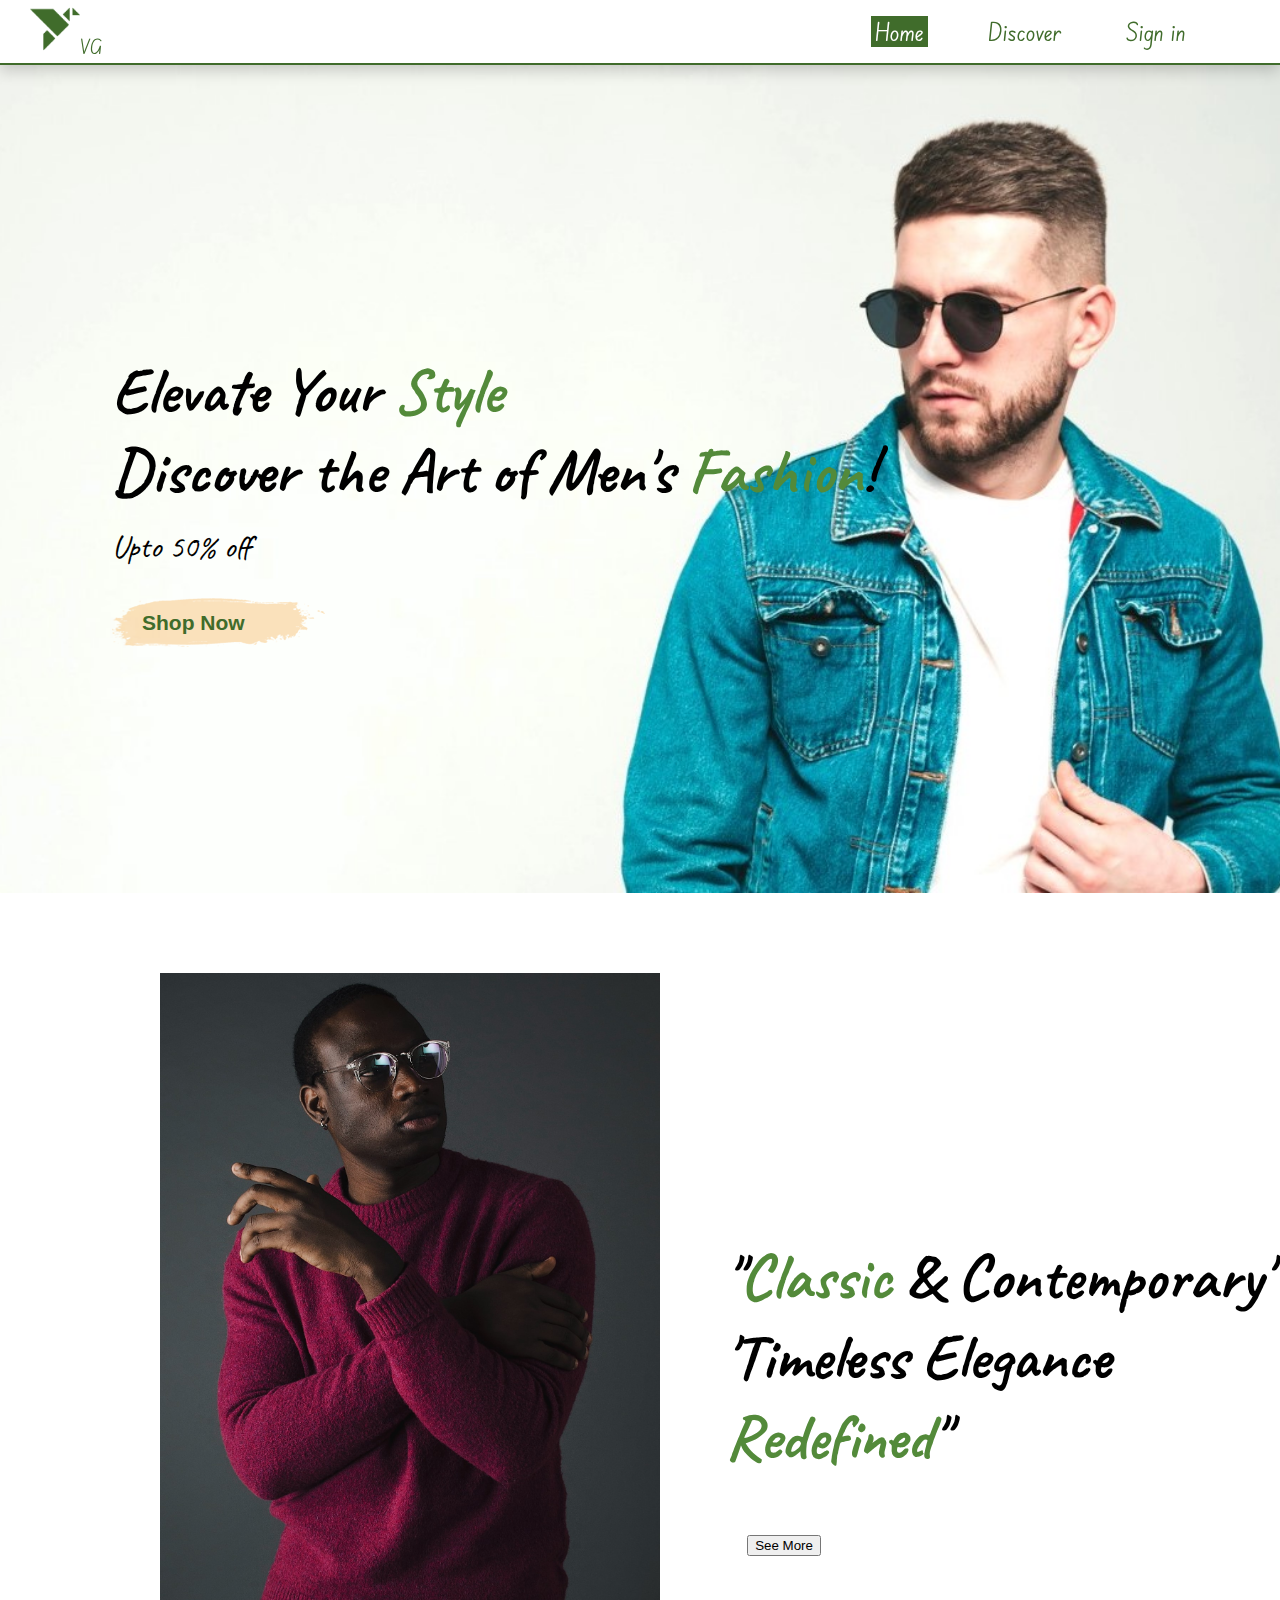
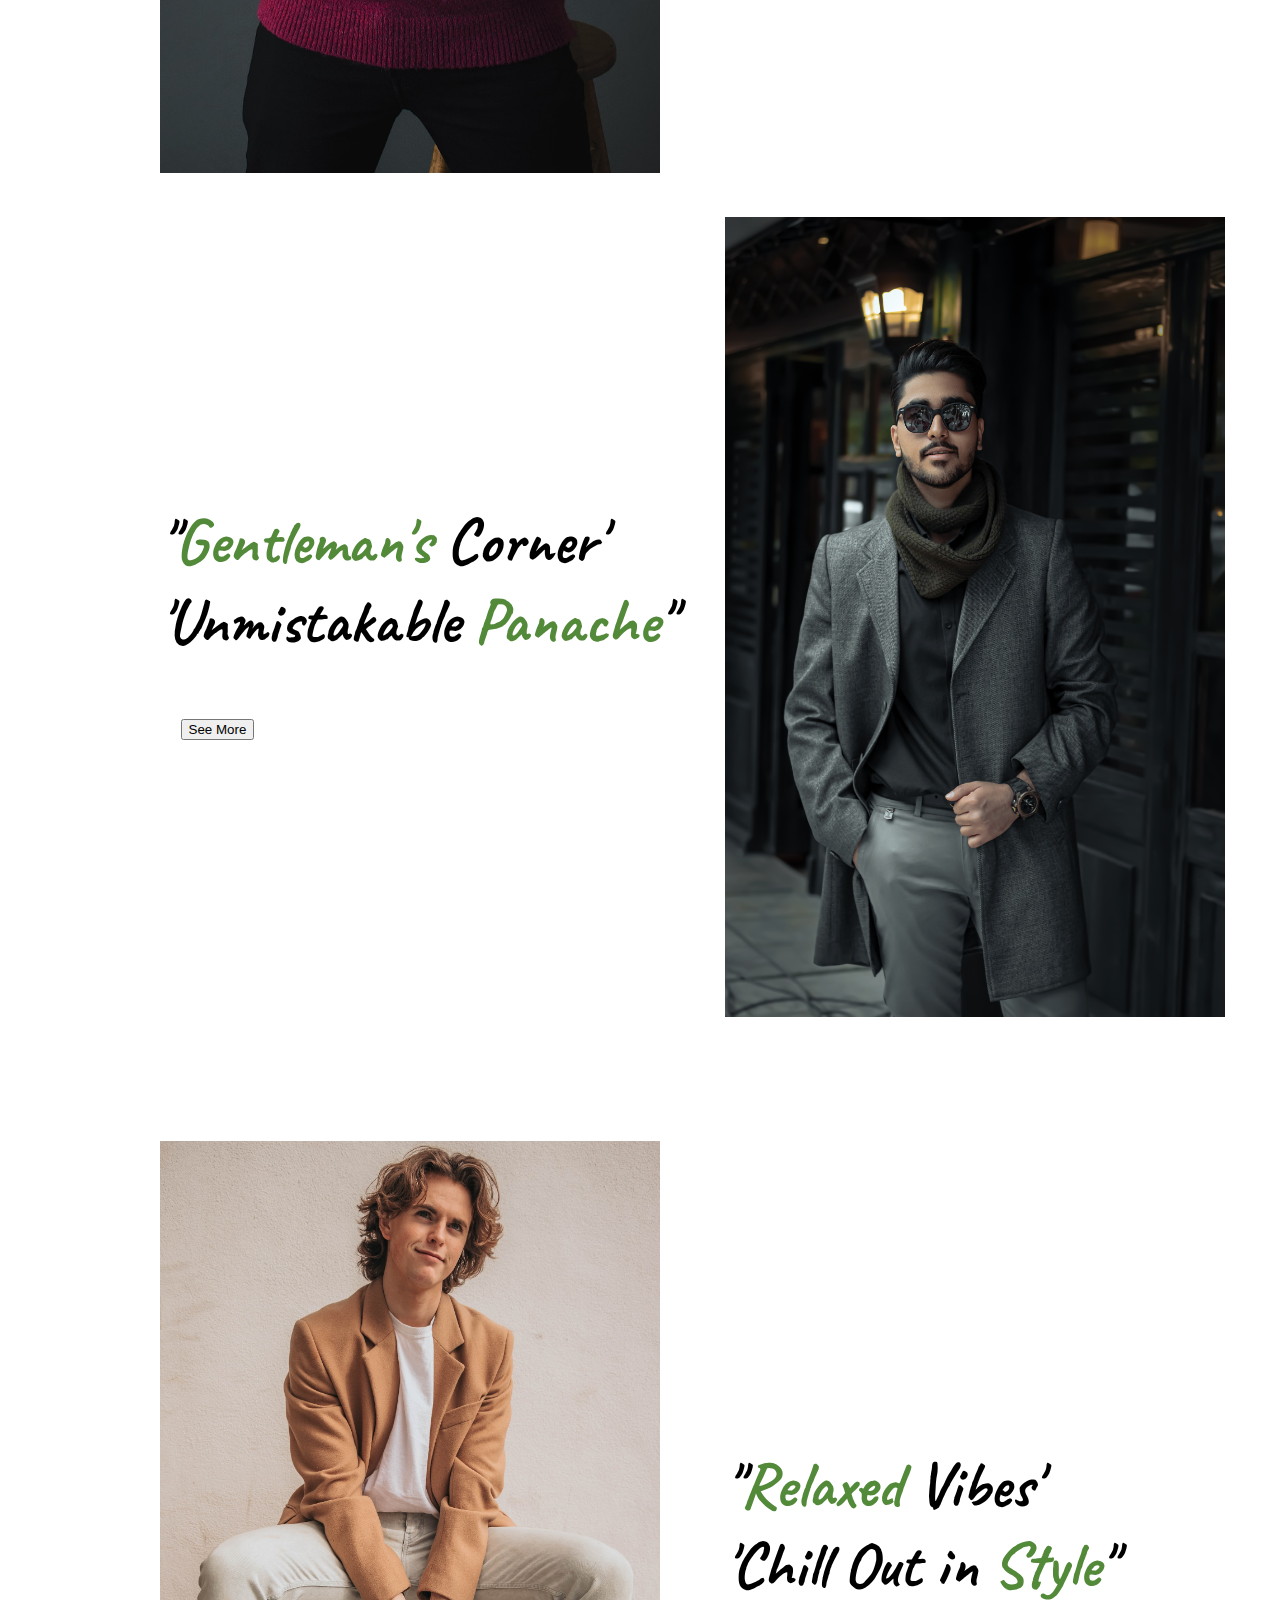
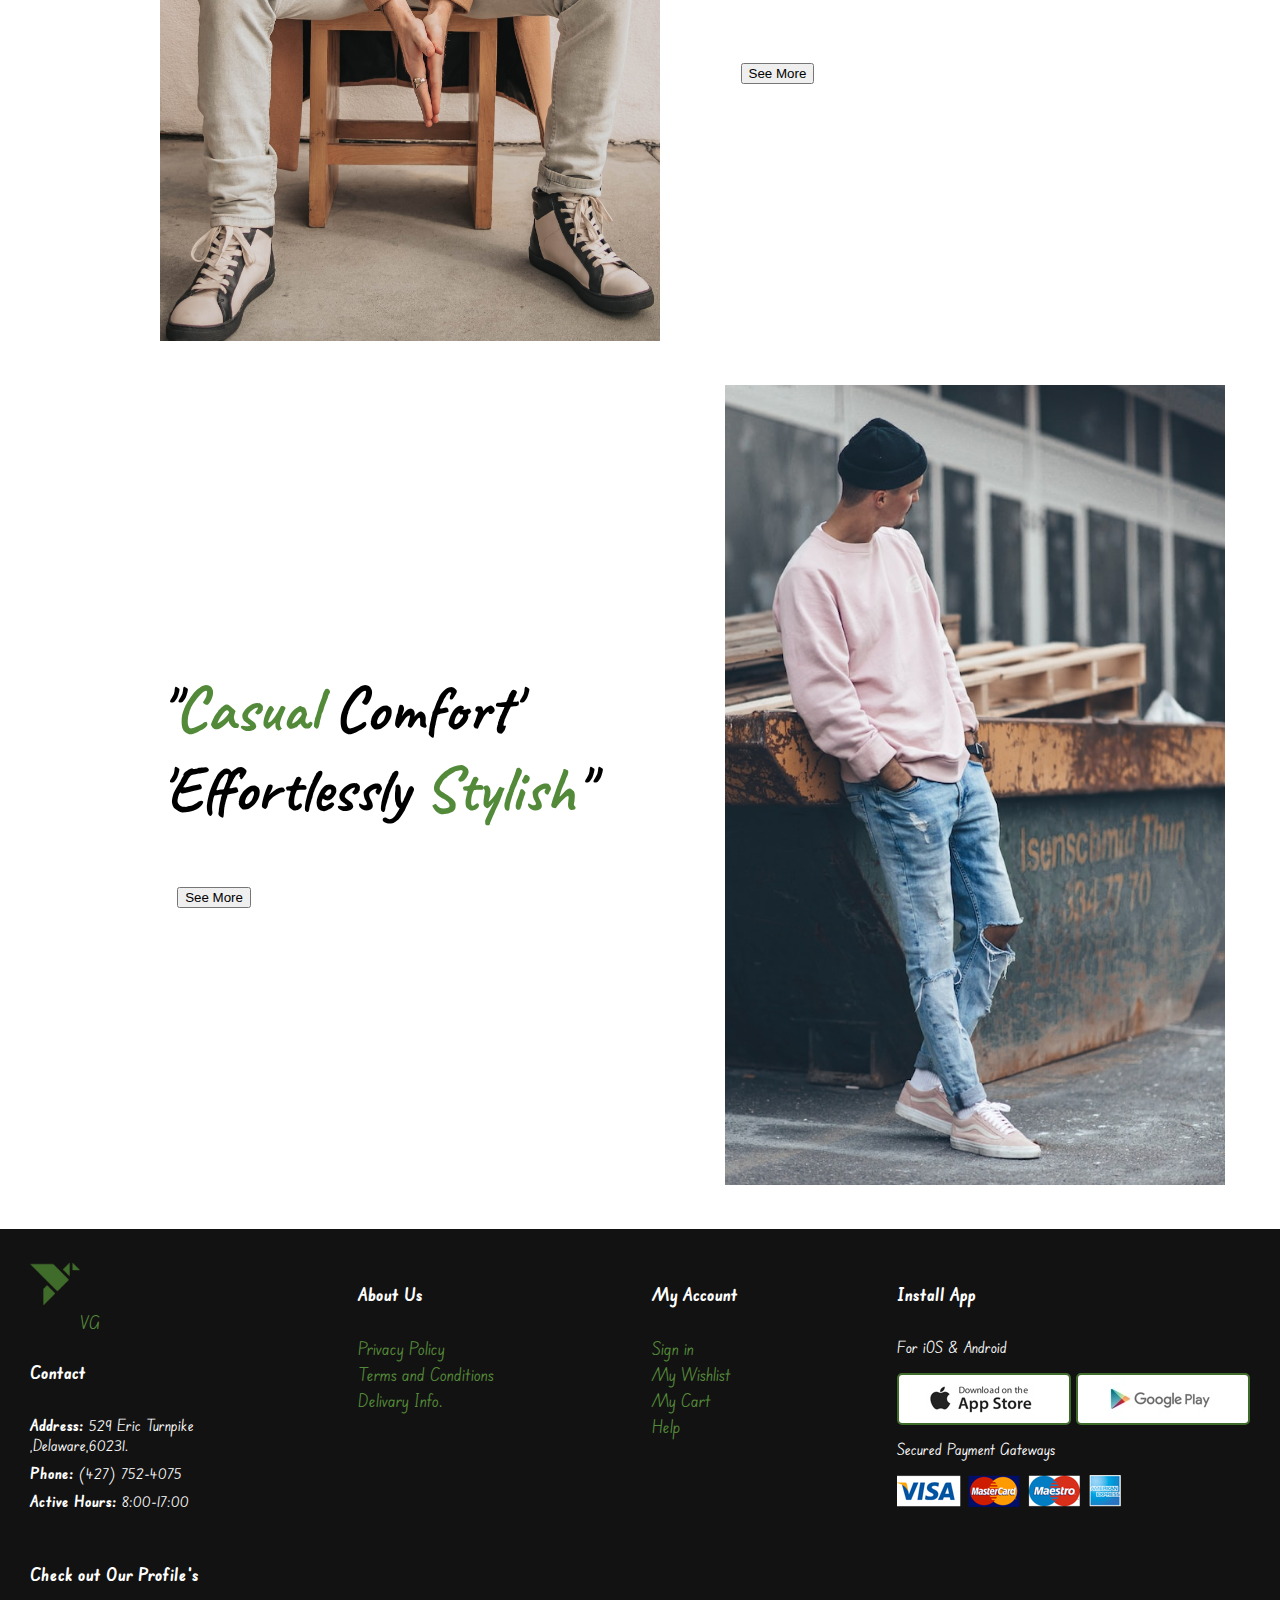
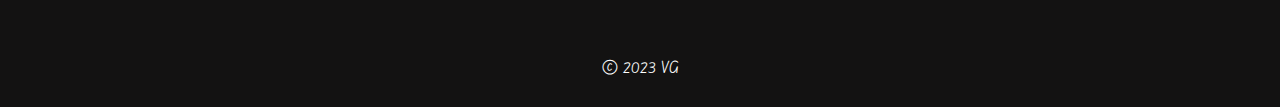
<file: index.html>
<!DOCTYPE html>
<html lang="en">

<head>
    <meta charset="UTF-8">
    <meta name="viewport" content="width=device-width, initial-scale=1.0">
    <title>VG</title>
     <link rel="icon" type="image/x-icon" href="./images/favicon.ico">
    <link href="https://cdn.jsdelivr.net/npm/bootstrap@5.3.0-alpha2/dist/css/bootstrap.min.css" rel="stylesheet"
        integrity="sha384-aFq/bzH65dt+w6FI2ooMVUpc+21e0SRygnTpmBvdBgSdnuTN7QbdgL+OapgHtvPp" crossorigin="anonymous">
    <link rel="stylesheet" href="https://cdnjs.cloudflare.com/ajax/libs/font-awesome/6.4.2/css/all.min.css"
        integrity="sha512-z3gLpd7yknf1YoNbCzqRKc4qyor8gaKU1qmn+CShxbuBusANI9QpRohGBreCFkKxLhei6S9CQXFEbbKuqLg0DA=="
        crossorigin="anonymous" referrerpolicy="no-referrer" />
    <link rel="stylesheet" href="./styles.css">
    <link rel="preconnect" href="https://fonts.googleapis.com">
    <link rel="preconnect" href="https://fonts.gstatic.com" crossorigin>
    <link href="https://fonts.googleapis.com/css2?family=Edu+SA+Beginner:wght@600&family=Slabo+27px&display=swap"
        rel="stylesheet">
    <link rel="preconnect" href="https://fonts.googleapis.com">
    <link rel="preconnect" href="https://fonts.gstatic.com" crossorigin>
    <link href="https://fonts.googleapis.com/css2?family=Caveat:wght@600&display=swap" rel="stylesheet">
</head>

<body>

    <section id="navigation">

        <a class="anchor" href="index.html"><img class="logo" src="./Icons/origami.png" alt="logo">VG</a>
        <div>
            <ul id="navbar">
                <li><a class="hover active" href="index.html">Home</a></li>
                <li><a class="hover" href="./Discover.html">Discover</a></li>
                <li><a class="hover" href="./Signin.html">Sign in</a></li>
                <li><a id="lgbg" class="hover" href="./shoppingcart.html"><i class="fa-solid fa-cart-arrow-down"></i></a>
                </li>
                <a href="#" id="close"><i class="fa-solid fa-xmark"></i></a>
            </ul>

        </div>
        <div id="mobile">
            <a class="hover anchor" href="./shoppingcart.html"><i class="fa-solid fa-cart-arrow-down"></i></a>
            <a href="#" class="anchor"><i id="bar" class="fa-solid fa-bars-staggered"></i></a>



        </div>

    </section>

    <section id="hero">
        <div class="text">
            <h1>Elevate Your <span>Style</span> <br> Discover the Art of Men's <span>Fashion</span>!</h1>
            <p>Upto 50% off</p>
            <button>Shop Now</button>
        </div>

    </section>

    <section id="container">
        <div calss="grid">
            <img src="./images/alex-perri-At__EKm5PGE-unsplash.jpg" alt="">
        </div>
        <div class="description grid">
            <div>
                <h1>"<span>Classic</span> & Contemporary' <br> 'Timeless Elegance <span>Redefined</span>" </h1>
                <a href="discover.html"><button type="button" class="btn btn-dark btn-lg">See More</button></a>
            </div>
        </div>

        <div class="description grid">
            <div>
                <h1>"<span>Gentleman's</span> Corner' <br> 'Unmistakable <span>Panache</span>" </h1>
                <a href="discover.html"><button type="button" class="btn btn-dark btn-lg">See More</button></a>
            </div>

        </div>
        <div class="space grid">
            <img src="./images/mahdi-bafande-HOTWXfbII6k-unsplash.jpg" alt="">
        </div>

    </section>


    <section id="container">
        <div class="grid">
            <img src="./images/austin-wade-d2s8NQ6WD24-unsplash (1).jpg" alt="">
        </div>
        <div class="description  grid">
            <div>
                <h1>"<span>Relaxed</span> Vibes' <br> 'Chill Out in <span>Style</span>" </h1>
                <a href="discover.html"><button type="button" class="btn btn-dark btn-lg">See More</button></a>
            </div>
        </div>

        <div class="description grid">
            <div>
                <h1>"<span>Casual</span> Comfort' <br> 'Effortlessly <span>Stylish</span>" </h1>
                <a href="discover.html"><button type="button" class="btn btn-dark btn-lg">See More</button></a>
            </div>

        </div>
        <div class="space grid">
            <img src="./images/yannic-laderach-nwR9BCNgZJc-unsplash.jpg" alt="">
        </div>
    </section>
    <footer class="footer-x">
        <div class="col">
            <a href="index.html"><img class="logo" src="./Icons/origami.png" alt="logo">VG</a>
            <h4>Contact</h4>
            <p><strong>Address: </strong>529 Eric Turnpike <br>,Delaware,60231.
            </p>
            <p><strong>Phone: </strong>(427) 752-4075
            </p>
            <p><strong>Active Hours: </strong>8:00-17:00
            </p>

            <div class="socialmedia">
                <h4>Check out Our Profile's</h4>

                <div class="icon">
                    <i class="fa-brands fa-facebook"></i>
                    <i class="fa-brands fa-instagram"></i>
                    <i class="fa-brands fa-x-twitter"></i>
                    <i class="fa-brands fa-youtube"></i>
                </div>
            </div>
        </div>

        <div class="col">
            <h4>About Us</h4>
            <a href="#">Privacy Policy</a>
            <a href="#">Terms and Conditions</a>
            <a href="#">Delivary Info.</a>

        </div>
        <div class="col">
            <h4>My Account</h4>
            <a href="#">Sign in</a>
            <a href="#">My Wishlist</a>
            <a href="#">My Cart</a>
            <a href="#">Help</a>

        </div>
        <div class="col install">
            <h4>Install App</h4>
            <div class="row">
                <p>For iOS & Android </p>
                <img class="app" src="./Icons/app.jpg" alt="Appstore">
                <img class="app" src="./Icons/play.jpg" alt="Playstore">
            </div>
            <p>Secured Payment Gateways</p>
            <img src="./Icons/pay.png" alt="Payment">

        </div>
        <div class="copyright">© 2023 VG</div>
    </footer>

    <script src="./index.js"></script>
</body>

</html>
</file>
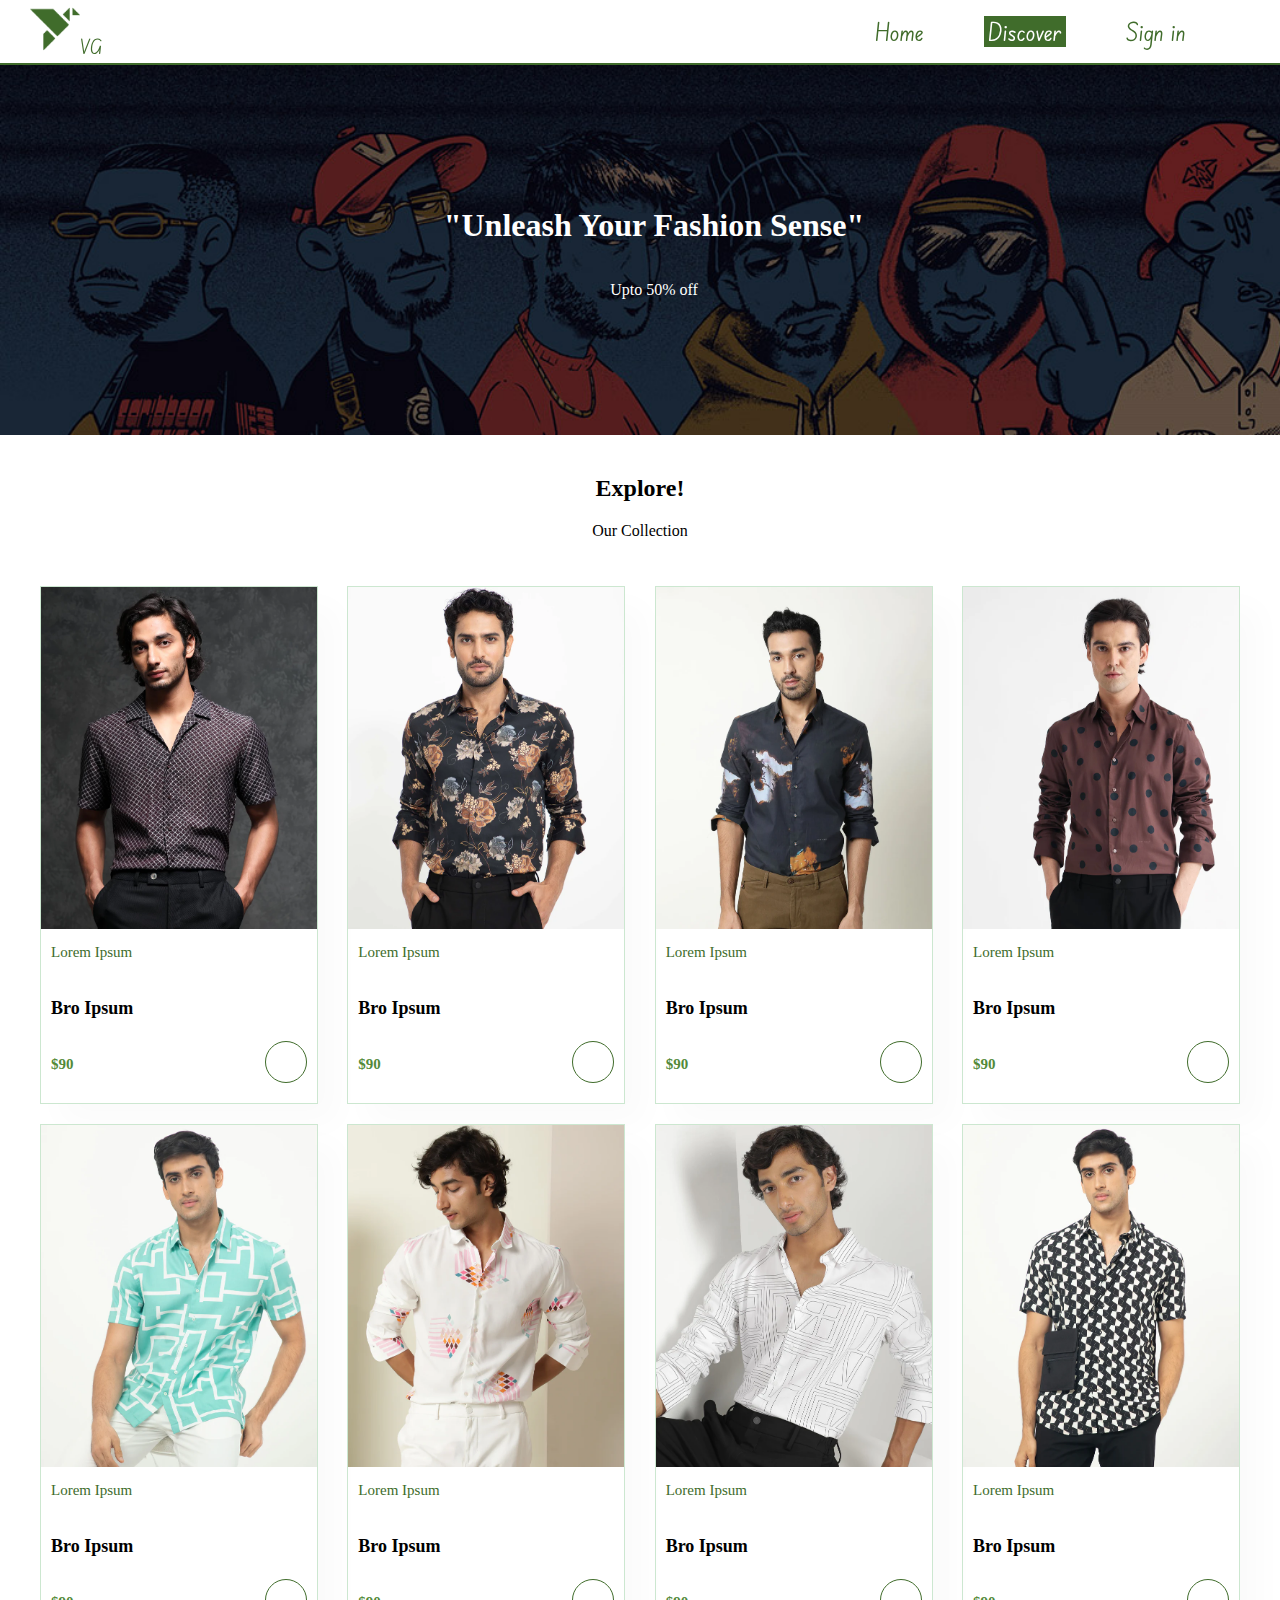
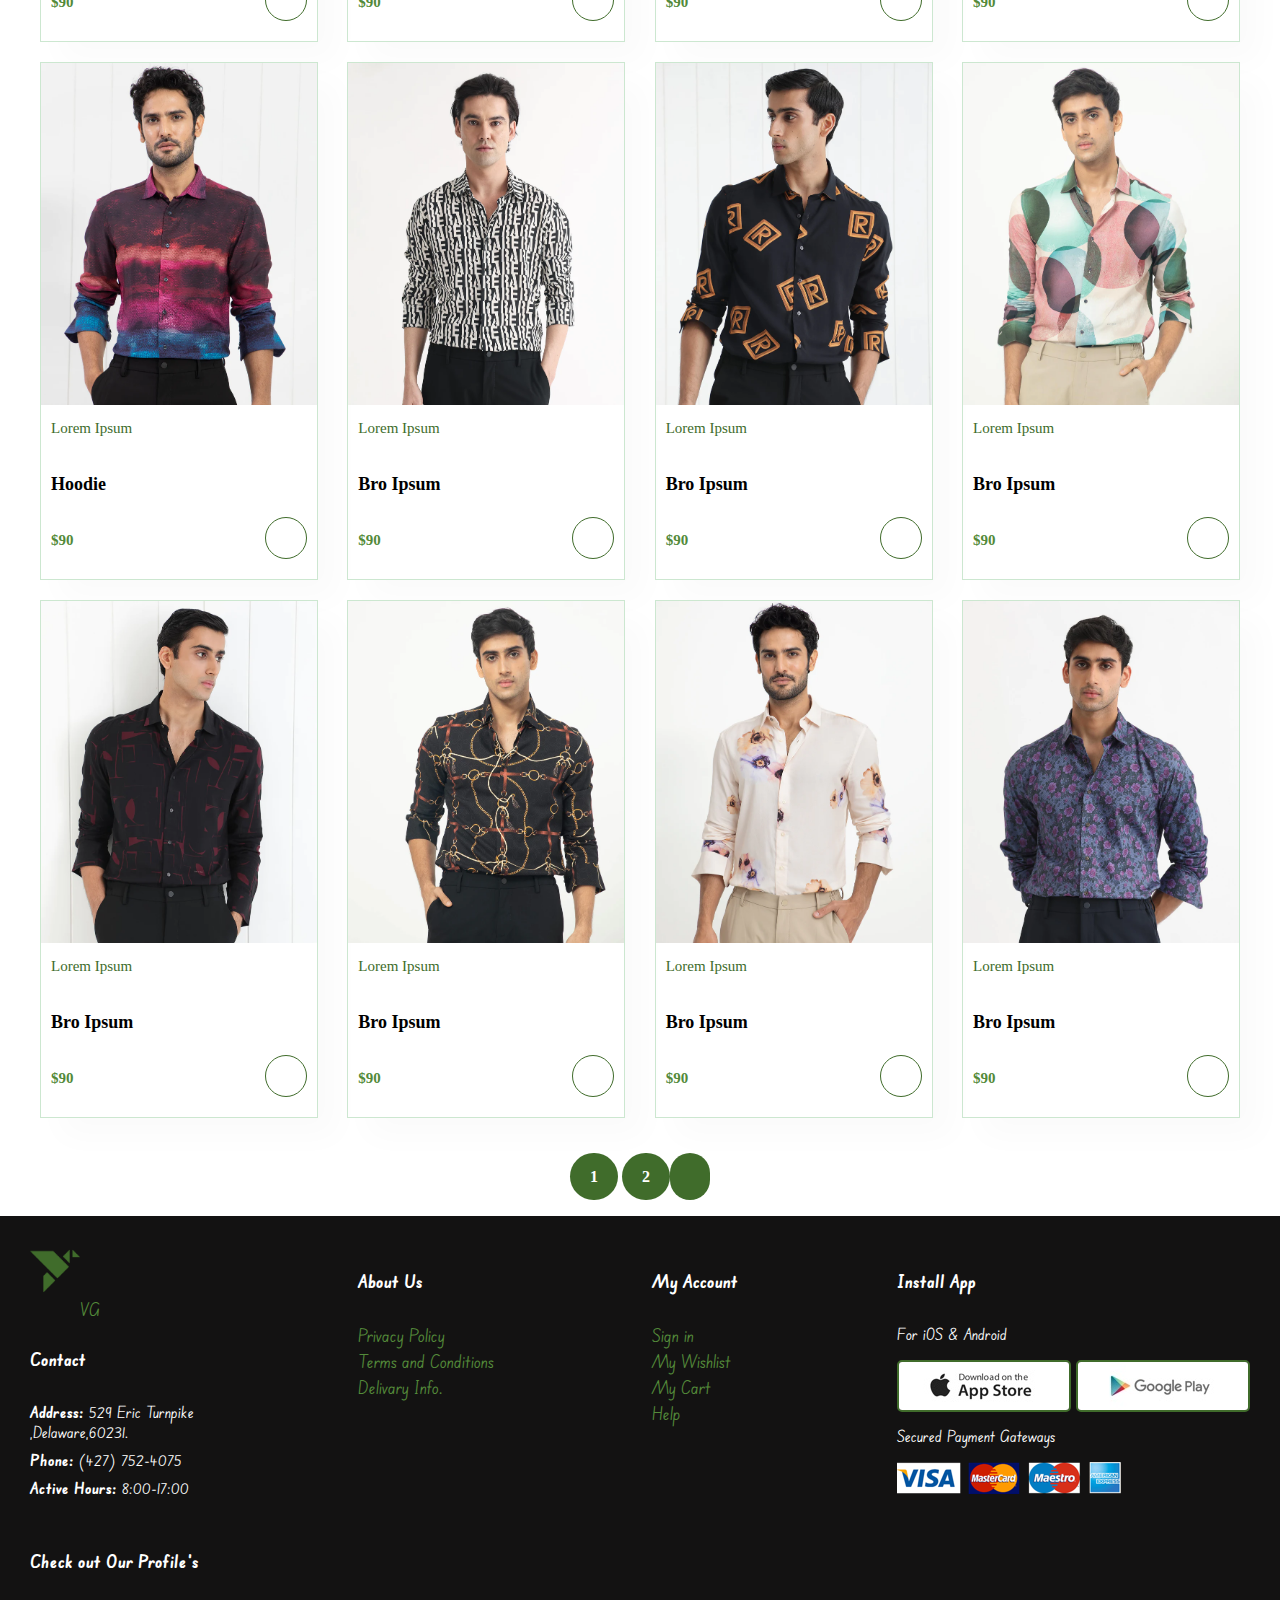
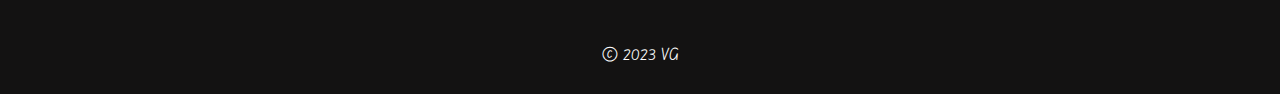
<file: discover.html>
<!DOCTYPE html>
<html lang="en">

<head>
    <meta charset="UTF-8">
    <meta name="viewport" content="width=device-width, initial-scale=1.0">
    <title>VG</title>
    <link href="https://cdn.jsdelivr.net/npm/bootstrap@5.3.0-alpha2/dist/css/bootstrap.min.css" rel="stylesheet"
        integrity="sha384-aFq/bzH65dt+w6FI2ooMVUpc+21e0SRygnTpmBvdBgSdnuTN7QbdgL+OapgHtvPp" crossorigin="anonymous">
    <link rel="stylesheet" href="https://cdnjs.cloudflare.com/ajax/libs/font-awesome/6.4.2/css/all.min.css"
        integrity="sha512-z3gLpd7yknf1YoNbCzqRKc4qyor8gaKU1qmn+CShxbuBusANI9QpRohGBreCFkKxLhei6S9CQXFEbbKuqLg0DA=="
        crossorigin="anonymous" referrerpolicy="no-referrer" />
    <link rel="stylesheet" href="./styles.css">
    <link rel="preconnect" href="https://fonts.googleapis.com">
    <link rel="preconnect" href="https://fonts.gstatic.com" crossorigin>
    <link href="https://fonts.googleapis.com/css2?family=Edu+SA+Beginner:wght@600&family=Slabo+27px&display=swap"
        rel="stylesheet">
    <link rel="preconnect" href="https://fonts.googleapis.com">
    <link rel="preconnect" href="https://fonts.gstatic.com" crossorigin>
    <link href="https://fonts.googleapis.com/css2?family=Caveat:wght@600&display=swap" rel="stylesheet">
</head>

<body>

    <section id="navigation">

        <a class="anchor" href="index.html"><img class="logo" src="./Icons/origami.png" alt="logo">VG</a>
        <div>
            <ul id="navbar">
                <li><a class="hover" href="index.html">Home</a></li>
                <li><a class="hover active" href="Discover.html">Discover</a></li>
                <li><a class="hover" href="Signin.html">Sign in</a></li>
                <li><a id="lgbg" class="hover" href="shoppingcart.html"><i class="fa-solid fa-cart-arrow-down"></i></a>
                </li>
                <a href="#" id="close"><i class="fa-solid fa-xmark"></i></a>
            </ul>

        </div>
        <div id="mobile">
            <a class="hover anchor" href="shoppingcart.html"><i class="fa-solid fa-cart-arrow-down"></i></a>
            <a href="#" class="anchor"><i id="bar" class="fa-solid fa-bars-staggered"></i></a>
        </div>
    </section>
    <section id="page-header">
        <h1>"Unleash Your Fashion Sense"</h1>
        <p>Upto 50% off</p>
    </section>

    <section id="pro1">
        <h2>Explore!</h2>
        <p>Our Collection</p>
        <div class="pro-container">
            <div class="pro" onclick="window.location.href='productdetails.html';">
                <img src="./Pro/rs7.webp" alt="product">
                <div class="des">
                    <span>Lorem Ipsum</span>
                    <h5>Bro Ipsum</h5>
                    <div class="star">
                        <i class="fas fa-star"></i>
                        <i class="fas fa-star"></i>
                        <i class="fas fa-star"></i>
                        <i class="fas fa-star"></i>
                        <i class="fas fa-star"></i>
                    </div>
                    <h4>$90</h4>
                </div>
                <a href="#"><i class="fa-solid fa-cart-arrow-down cart"></i></a>
            </div>
            <div class="pro">
                <img src="./Pro/rs21.webp" alt="product">
                <div class="des">
                    <span>Lorem Ipsum</span>
                    <h5>Bro Ipsum</h5>
                    <div class="star">
                        <i class="fas fa-star"></i>
                        <i class="fas fa-star"></i>
                        <i class="fas fa-star"></i>
                        <i class="fas fa-star"></i>
                        <i class="fas fa-star"></i>
                    </div>
                    <h4>$90</h4>
                </div>
                <a href="#"><i class="fa-solid fa-cart-arrow-down cart"></i></a>
            </div>
            <div class="pro">
                <img src="./Pro/rs3.webp" alt="product">
                <div class="des">
                    <span>Lorem Ipsum</span>
                    <h5>Bro Ipsum</h5>
                    <div class="star">
                        <i class="fas fa-star"></i>
                        <i class="fas fa-star"></i>
                        <i class="fas fa-star"></i>
                        <i class="fas fa-star"></i>
                        <i class="fas fa-star"></i>
                    </div>
                    <h4>$90</h4>
                </div>
                <a href="#"><i class="fa-solid fa-cart-arrow-down cart"></i></a>
            </div>
            <div class="pro">
                <img src="./Pro/rs4.webp" alt="product">
                <div class="des">
                    <span>Lorem Ipsum</span>
                    <h5>Bro Ipsum</h5>
                    <div class="star">
                        <i class="fas fa-star"></i>
                        <i class="fas fa-star"></i>
                        <i class="fas fa-star"></i>
                        <i class="fas fa-star"></i>
                        <i class="fas fa-star"></i>
                    </div>
                    <h4>$90</h4>
                </div>
                <a href="#"><i class="fa-solid fa-cart-arrow-down cart"></i></a>
            </div>
            <div class="pro">
                <img src="./Pro/rs5.webp" alt="product">
                <div class="des">
                    <span>Lorem Ipsum</span>
                    <h5>Bro Ipsum</h5>
                    <div class="star">
                        <i class="fas fa-star"></i>
                        <i class="fas fa-star"></i>
                        <i class="fas fa-star"></i>
                        <i class="fas fa-star"></i>
                        <i class="fas fa-star"></i>
                    </div>
                    <h4>$90</h4>
                </div>
                <a href="#"><i class="fa-solid fa-cart-arrow-down cart"></i></a>
            </div>
            <div class="pro">
                <img src="./Pro/rs6.webp" alt="product">
                <div class="des">
                    <span>Lorem Ipsum</span>
                    <h5>Bro Ipsum</h5>
                    <div class="star">
                        <i class="fas fa-star"></i>
                        <i class="fas fa-star"></i>
                        <i class="fas fa-star"></i>
                        <i class="fas fa-star"></i>
                        <i class="fas fa-star"></i>
                    </div>
                    <h4>$90</h4>
                </div>
                <a href="#"><i class="fa-solid fa-cart-arrow-down cart"></i></a>
            </div>
            <div class="pro">
                <img src="./Pro/rs8.webp" alt="product">
                <div class="des">
                    <span>Lorem Ipsum</span>
                    <h5>Bro Ipsum</h5>
                    <div class="star">
                        <i class="fas fa-star"></i>
                        <i class="fas fa-star"></i>
                        <i class="fas fa-star"></i>
                        <i class="fas fa-star"></i>
                        <i class="fas fa-star"></i>
                    </div>
                    <h4>$90</h4>
                </div>
                <a href="#"><i class="fa-solid fa-cart-arrow-down cart"></i></a>
            </div>
            <div class="pro">
                <img src="./Pro/rs9.webp" alt="product">
                <div class="des">
                    <span>Lorem Ipsum</span>
                    <h5>Bro Ipsum</h5>
                    <div class="star">
                        <i class="fas fa-star"></i>
                        <i class="fas fa-star"></i>
                        <i class="fas fa-star"></i>
                        <i class="fas fa-star"></i>
                        <i class="fas fa-star"></i>
                    </div>
                    <h4>$90</h4>
                </div>
                <a href="#"><i class="fa-solid fa-cart-arrow-down cart"></i></a>
            </div>

            <div class="pro">
                <img src="./Pro/rs10.webp" alt="product">
                <div class="des">
                    <span>Lorem Ipsum</span>
                    <h5>Hoodie</h5>
                    <div class="star">
                        <i class="fas fa-star"></i>
                        <i class="fas fa-star"></i>
                        <i class="fas fa-star"></i>
                        <i class="fas fa-star"></i>
                        <i class="fas fa-star"></i>
                    </div>
                    <h4>$90</h4>
                </div>
                <a href="#"><i class="fa-solid fa-cart-arrow-down cart"></i></a>
            </div>
            <div class="pro">
                <img src="Pro/rs11.webp" alt="product">
                <div class="des">
                    <span>Lorem Ipsum</span>
                    <h5>Bro Ipsum</h5>
                    <div class="star">
                        <i class="fas fa-star"></i>
                        <i class="fas fa-star"></i>
                        <i class="fas fa-star"></i>
                        <i class="fas fa-star"></i>
                        <i class="fas fa-star"></i>
                    </div>
                    <h4>$90</h4>
                </div>
                <a href="#"><i class="fa-solid fa-cart-arrow-down cart"></i></a>
            </div>
            <div class="pro">
                <img src="./Pro/rs12.webp" alt="product">
                <div class="des">
                    <span>Lorem Ipsum</span>
                    <h5>Bro Ipsum</h5>
                    <div class="star">
                        <i class="fas fa-star"></i>
                        <i class="fas fa-star"></i>
                        <i class="fas fa-star"></i>
                        <i class="fas fa-star"></i>
                        <i class="fas fa-star"></i>
                    </div>
                    <h4>$90</h4>
                </div>
                <a href="#"><i class="fa-solid fa-cart-arrow-down cart"></i></a>
            </div>
            <div class="pro">
                <img src="./Pro/rs13.webp" alt="product">
                <div class="des">
                    <span>Lorem Ipsum</span>
                    <h5>Bro Ipsum</h5>
                    <div class="star">
                        <i class="fas fa-star"></i>
                        <i class="fas fa-star"></i>
                        <i class="fas fa-star"></i>
                        <i class="fas fa-star"></i>
                        <i class="fas fa-star"></i>
                    </div>
                    <h4>$90</h4>
                </div>
                <a href="#"><i class="fa-solid fa-cart-arrow-down cart"></i></a>
            </div>
            <div class="pro">
                <img src="./Pro/rs14.webp" alt="product">
                <div class="des">
                    <span>Lorem Ipsum</span>
                    <h5>Bro Ipsum</h5>
                    <div class="star">
                        <i class="fas fa-star"></i>
                        <i class="fas fa-star"></i>
                        <i class="fas fa-star"></i>
                        <i class="fas fa-star"></i>
                        <i class="fas fa-star"></i>
                    </div>
                    <h4>$90</h4>
                </div>
                <a href="#"><i class="fa-solid fa-cart-arrow-down cart"></i></a>
            </div>
            <div class="pro">
                <img src="./Pro/rs15.webp" alt="product">
                <div class="des">
                    <span>Lorem Ipsum</span>
                    <h5>Bro Ipsum</h5>
                    <div class="star">
                        <i class="fas fa-star"></i>
                        <i class="fas fa-star"></i>
                        <i class="fas fa-star"></i>
                        <i class="fas fa-star"></i>
                        <i class="fas fa-star"></i>
                    </div>
                    <h4>$90</h4>
                </div>
                <a href="#"><i class="fa-solid fa-cart-arrow-down cart"></i></a>
            </div>
            <div class="pro">
                <img src="./Pro/rs16.webp" alt="product">
                <div class="des">
                    <span>Lorem Ipsum</span>
                    <h5>Bro Ipsum</h5>
                    <div class="star">
                        <i class="fas fa-star"></i>
                        <i class="fas fa-star"></i>
                        <i class="fas fa-star"></i>
                        <i class="fas fa-star"></i>
                        <i class="fas fa-star"></i>
                    </div>
                    <h4>$90</h4>
                </div>
                <a href="#"><i class="fa-solid fa-cart-arrow-down cart"></i></a>
            </div>
            <div class="pro">
                <img src="./Pro/rs17.webp" alt="product">
                <div class="des">
                    <span>Lorem Ipsum</span>
                    <h5>Bro Ipsum</h5>
                    <div class="star">
                        <i class="fas fa-star"></i>
                        <i class="fas fa-star"></i>
                        <i class="fas fa-star"></i>
                        <i class="fas fa-star"></i>
                        <i class="fas fa-star"></i>
                    </div>
                    <h4>$90</h4>
                </div>
                <a href="#"><i class="fa-solid fa-cart-arrow-down cart"></i></a>
            </div>

        </div>
    </section>
    <section id="page-next">
        <a href="#">1</a>
        <a href="#">2</a>
        <a href="#"><i class="fa-solid fa-angles-right"></i></a>
    </section>

    <footer class="footer-x">
        <div class="col">
            <a href="index.html"><img class="logo" src="./Icons/origami.png" alt="logo">VG</a>
            <h4>Contact</h4>
            <p><strong>Address: </strong>529 Eric Turnpike <br>,Delaware,60231.
            </p>
            <p><strong>Phone: </strong>(427) 752-4075
            </p>
            <p><strong>Active Hours: </strong>8:00-17:00
            </p>

            <div class="socialmedia">
                <h4>Check out Our Profile's</h4>

                <div class="icon">
                    <i class="fa-brands fa-facebook"></i>
                    <i class="fa-brands fa-instagram"></i>
                    <i class="fa-brands fa-x-twitter"></i>
                    <i class="fa-brands fa-youtube"></i>
                </div>
            </div>
        </div>

        <div class="col">
            <h4>About Us</h4>
            <a href="#">Privacy Policy</a>
            <a href="#">Terms and Conditions</a>
            <a href="#">Delivary Info.</a>

        </div>
        <div class="col">
            <h4>My Account</h4>
            <a href="#">Sign in</a>
            <a href="#">My Wishlist</a>
            <a href="#">My Cart</a>
            <a href="#">Help</a>

        </div>
        <div class="col install">
            <h4>Install App</h4>
            <div class="row">
                <p>For iOS & Android </p>
                <img class="app" src="./Icons/app.jpg" alt="Appstore">
                <img class="app" src="./Icons/play.jpg" alt="Playstore">
            </div>
            <p>Secured Payment Gateways</p>
            <img src="./Icons/pay.png" alt="Payment">

        </div>
        <div class="copyright">© 2023 VG</div>
    </footer>
    <script src="./index.js"></script>
</body>
</file>
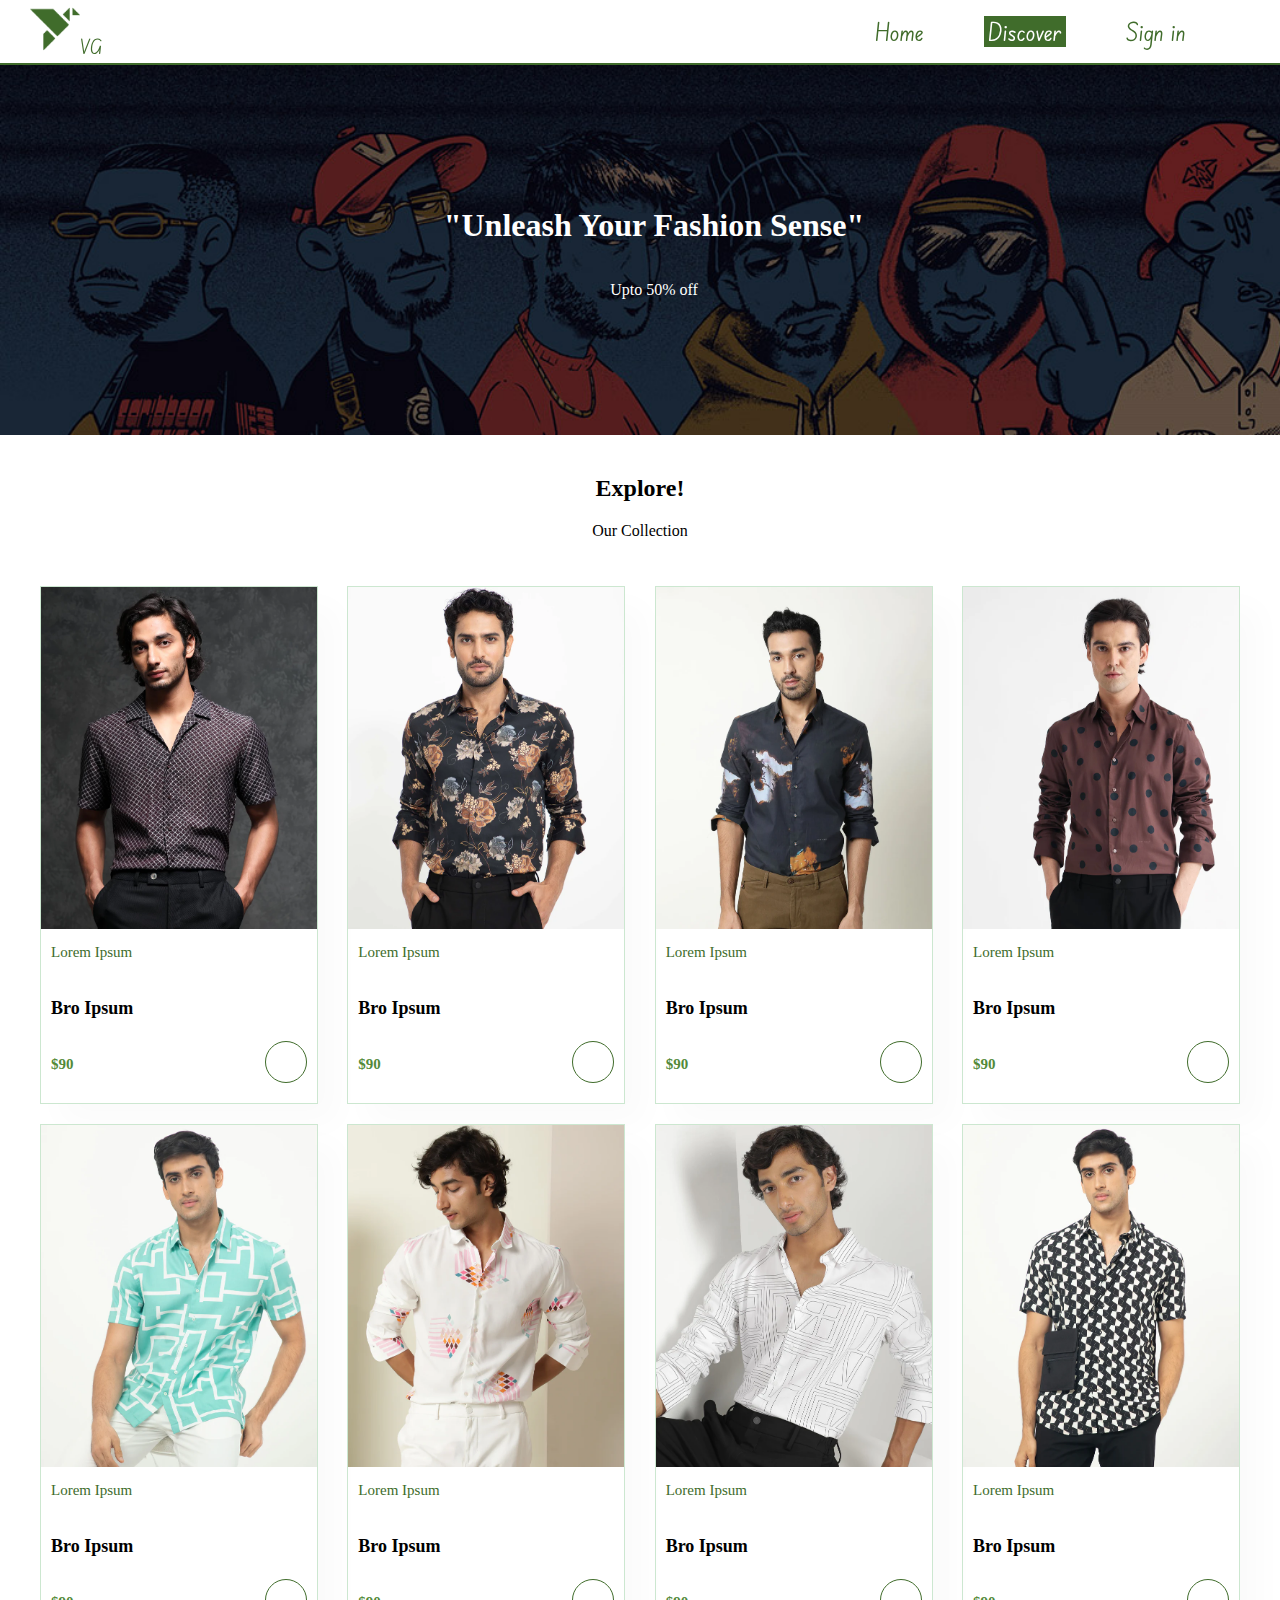
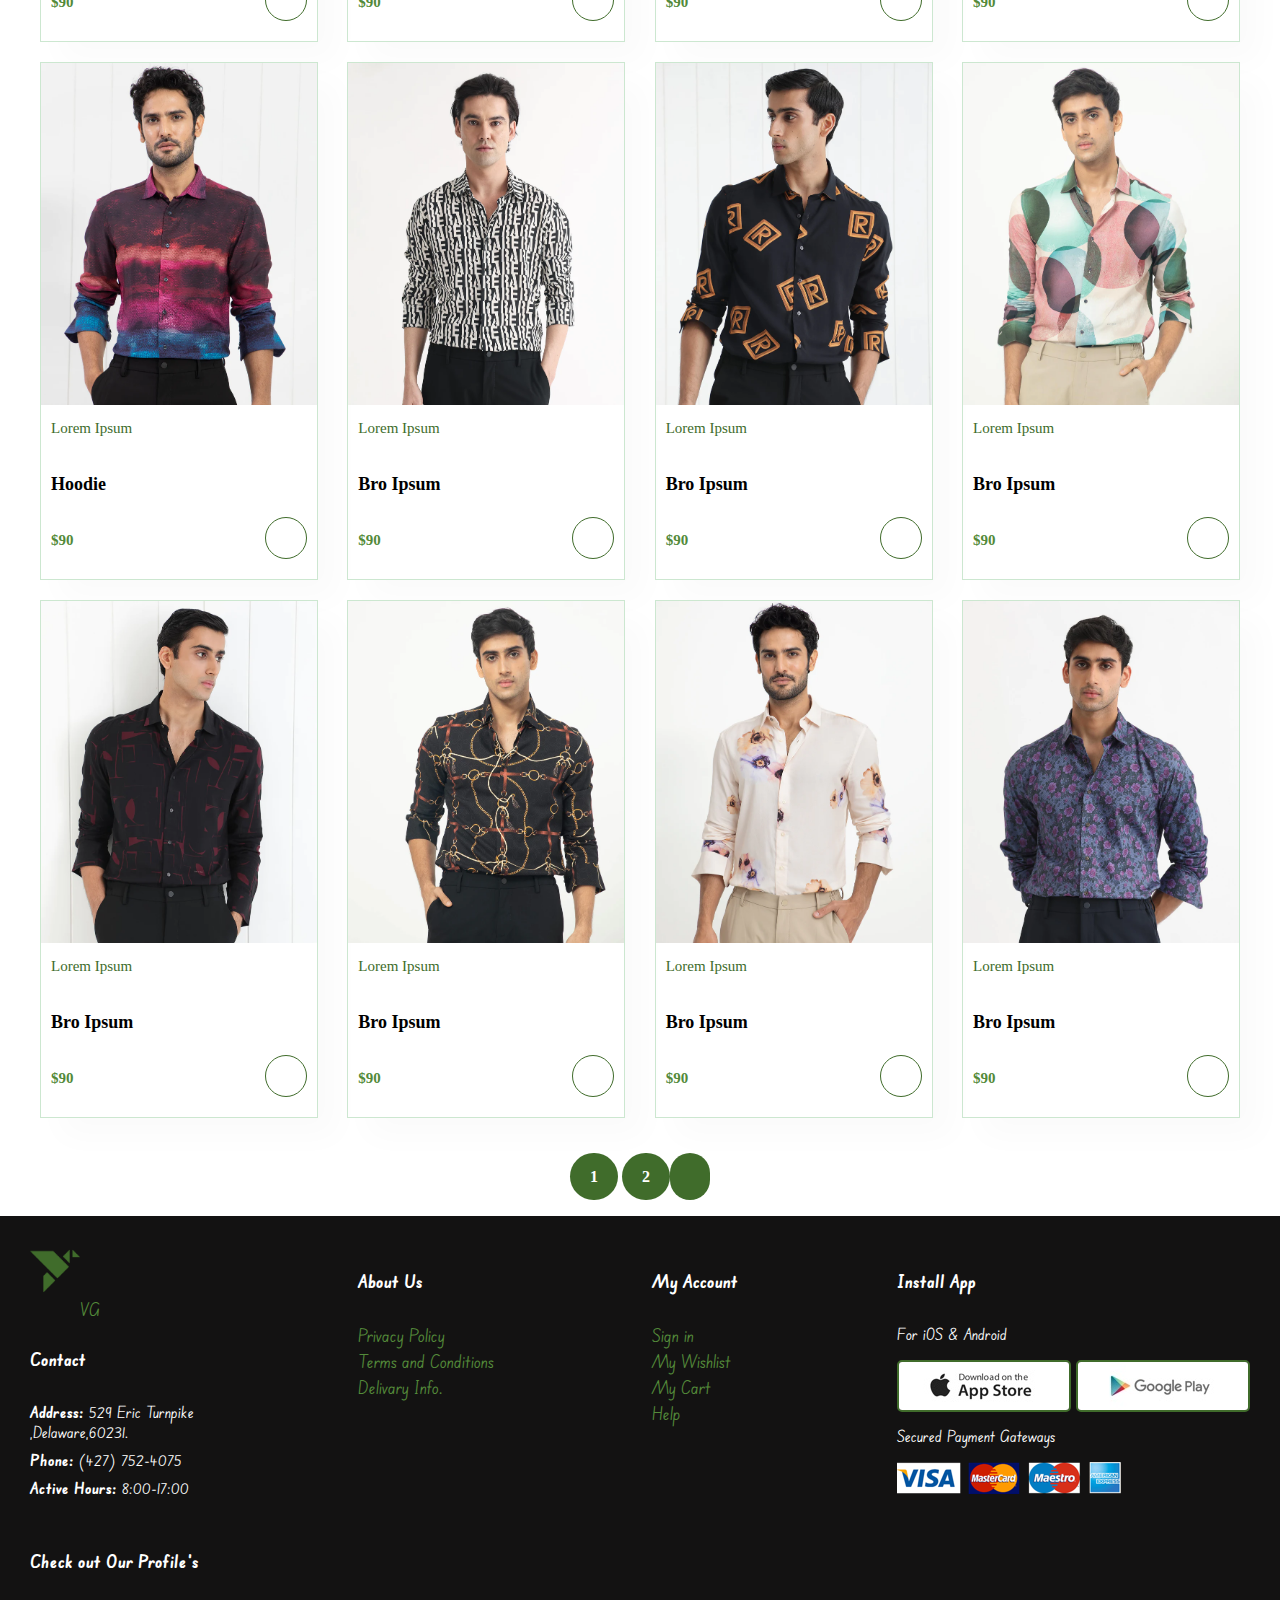
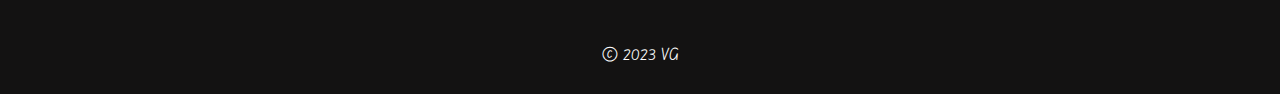
<file: Discover.html>
<!DOCTYPE html>
<html lang="en">

<head>
    <meta charset="UTF-8">
    <meta name="viewport" content="width=device-width, initial-scale=1.0">
    <title>VG</title>
     <link rel="icon" type="image/x-icon" href="./images/favicon.ico">
    <link href="https://cdn.jsdelivr.net/npm/bootstrap@5.3.0-alpha2/dist/css/bootstrap.min.css" rel="stylesheet"
        integrity="sha384-aFq/bzH65dt+w6FI2ooMVUpc+21e0SRygnTpmBvdBgSdnuTN7QbdgL+OapgHtvPp" crossorigin="anonymous">
    <link rel="stylesheet" href="https://cdnjs.cloudflare.com/ajax/libs/font-awesome/6.4.2/css/all.min.css"
        integrity="sha512-z3gLpd7yknf1YoNbCzqRKc4qyor8gaKU1qmn+CShxbuBusANI9QpRohGBreCFkKxLhei6S9CQXFEbbKuqLg0DA=="
        crossorigin="anonymous" referrerpolicy="no-referrer" />
    <link rel="stylesheet" href="./styles.css">
    <link rel="preconnect" href="https://fonts.googleapis.com">
    <link rel="preconnect" href="https://fonts.gstatic.com" crossorigin>
    <link href="https://fonts.googleapis.com/css2?family=Edu+SA+Beginner:wght@600&family=Slabo+27px&display=swap"
        rel="stylesheet">
    <link rel="preconnect" href="https://fonts.googleapis.com">
    <link rel="preconnect" href="https://fonts.gstatic.com" crossorigin>
    <link href="https://fonts.googleapis.com/css2?family=Caveat:wght@600&display=swap" rel="stylesheet">
</head>

<body>

    <section id="navigation">

        <a class="anchor" href="index.html"><img class="logo" src="./Icons/origami.png" alt="logo">VG</a>
        <div>
            <ul id="navbar">
                <li><a class="hover" href="index.html">Home</a></li>
                <li><a class="hover active" href="Discover.html">Discover</a></li>
                <li><a class="hover" href="Signin.html">Sign in</a></li>
                <li><a id="lgbg" class="hover" href="shoppingcart.html"><i class="fa-solid fa-cart-arrow-down"></i></a>
                </li>
                <a href="#" id="close"><i class="fa-solid fa-xmark"></i></a>
            </ul>

        </div>
        <div id="mobile">
            <a class="hover anchor" href="shoppingcart.html"><i class="fa-solid fa-cart-arrow-down"></i></a>
            <a href="#" class="anchor"><i id="bar" class="fa-solid fa-bars-staggered"></i></a>
        </div>
    </section>
    <section id="page-header">
        <h1>"Unleash Your Fashion Sense"</h1>
        <p>Upto 50% off</p>
    </section>

    <section id="pro1">
        <h2>Explore!</h2>
        <p>Our Collection</p>
        <div class="pro-container">
            <div class="pro" onclick="window.location.href='productdetails.html';">
                <img src="./Pro/rs7.webp" alt="product">
                <div class="des">
                    <span>Lorem Ipsum</span>
                    <h5>Bro Ipsum</h5>
                    <div class="star">
                        <i class="fas fa-star"></i>
                        <i class="fas fa-star"></i>
                        <i class="fas fa-star"></i>
                        <i class="fas fa-star"></i>
                        <i class="fas fa-star"></i>
                    </div>
                    <h4>$90</h4>
                </div>
                <a href="#"><i class="fa-solid fa-cart-arrow-down cart"></i></a>
            </div>
            <div class="pro">
                <img src="./Pro/rs21.webp" alt="product">
                <div class="des">
                    <span>Lorem Ipsum</span>
                    <h5>Bro Ipsum</h5>
                    <div class="star">
                        <i class="fas fa-star"></i>
                        <i class="fas fa-star"></i>
                        <i class="fas fa-star"></i>
                        <i class="fas fa-star"></i>
                        <i class="fas fa-star"></i>
                    </div>
                    <h4>$90</h4>
                </div>
                <a href="#"><i class="fa-solid fa-cart-arrow-down cart"></i></a>
            </div>
            <div class="pro">
                <img src="./Pro/rs3.webp" alt="product">
                <div class="des">
                    <span>Lorem Ipsum</span>
                    <h5>Bro Ipsum</h5>
                    <div class="star">
                        <i class="fas fa-star"></i>
                        <i class="fas fa-star"></i>
                        <i class="fas fa-star"></i>
                        <i class="fas fa-star"></i>
                        <i class="fas fa-star"></i>
                    </div>
                    <h4>$90</h4>
                </div>
                <a href="#"><i class="fa-solid fa-cart-arrow-down cart"></i></a>
            </div>
            <div class="pro">
                <img src="./Pro/rs4.webp" alt="product">
                <div class="des">
                    <span>Lorem Ipsum</span>
                    <h5>Bro Ipsum</h5>
                    <div class="star">
                        <i class="fas fa-star"></i>
                        <i class="fas fa-star"></i>
                        <i class="fas fa-star"></i>
                        <i class="fas fa-star"></i>
                        <i class="fas fa-star"></i>
                    </div>
                    <h4>$90</h4>
                </div>
                <a href="#"><i class="fa-solid fa-cart-arrow-down cart"></i></a>
            </div>
            <div class="pro">
                <img src="./Pro/rs5.webp" alt="product">
                <div class="des">
                    <span>Lorem Ipsum</span>
                    <h5>Bro Ipsum</h5>
                    <div class="star">
                        <i class="fas fa-star"></i>
                        <i class="fas fa-star"></i>
                        <i class="fas fa-star"></i>
                        <i class="fas fa-star"></i>
                        <i class="fas fa-star"></i>
                    </div>
                    <h4>$90</h4>
                </div>
                <a href="#"><i class="fa-solid fa-cart-arrow-down cart"></i></a>
            </div>
            <div class="pro">
                <img src="./Pro/rs6.webp" alt="product">
                <div class="des">
                    <span>Lorem Ipsum</span>
                    <h5>Bro Ipsum</h5>
                    <div class="star">
                        <i class="fas fa-star"></i>
                        <i class="fas fa-star"></i>
                        <i class="fas fa-star"></i>
                        <i class="fas fa-star"></i>
                        <i class="fas fa-star"></i>
                    </div>
                    <h4>$90</h4>
                </div>
                <a href="#"><i class="fa-solid fa-cart-arrow-down cart"></i></a>
            </div>
            <div class="pro">
                <img src="./Pro/rs8.webp" alt="product">
                <div class="des">
                    <span>Lorem Ipsum</span>
                    <h5>Bro Ipsum</h5>
                    <div class="star">
                        <i class="fas fa-star"></i>
                        <i class="fas fa-star"></i>
                        <i class="fas fa-star"></i>
                        <i class="fas fa-star"></i>
                        <i class="fas fa-star"></i>
                    </div>
                    <h4>$90</h4>
                </div>
                <a href="#"><i class="fa-solid fa-cart-arrow-down cart"></i></a>
            </div>
            <div class="pro">
                <img src="./Pro/rs9.webp" alt="product">
                <div class="des">
                    <span>Lorem Ipsum</span>
                    <h5>Bro Ipsum</h5>
                    <div class="star">
                        <i class="fas fa-star"></i>
                        <i class="fas fa-star"></i>
                        <i class="fas fa-star"></i>
                        <i class="fas fa-star"></i>
                        <i class="fas fa-star"></i>
                    </div>
                    <h4>$90</h4>
                </div>
                <a href="#"><i class="fa-solid fa-cart-arrow-down cart"></i></a>
            </div>

            <div class="pro">
                <img src="./Pro/rs10.webp" alt="product">
                <div class="des">
                    <span>Lorem Ipsum</span>
                    <h5>Hoodie</h5>
                    <div class="star">
                        <i class="fas fa-star"></i>
                        <i class="fas fa-star"></i>
                        <i class="fas fa-star"></i>
                        <i class="fas fa-star"></i>
                        <i class="fas fa-star"></i>
                    </div>
                    <h4>$90</h4>
                </div>
                <a href="#"><i class="fa-solid fa-cart-arrow-down cart"></i></a>
            </div>
            <div class="pro">
                <img src="Pro/rs11.webp" alt="product">
                <div class="des">
                    <span>Lorem Ipsum</span>
                    <h5>Bro Ipsum</h5>
                    <div class="star">
                        <i class="fas fa-star"></i>
                        <i class="fas fa-star"></i>
                        <i class="fas fa-star"></i>
                        <i class="fas fa-star"></i>
                        <i class="fas fa-star"></i>
                    </div>
                    <h4>$90</h4>
                </div>
                <a href="#"><i class="fa-solid fa-cart-arrow-down cart"></i></a>
            </div>
            <div class="pro">
                <img src="./Pro/rs12.webp" alt="product">
                <div class="des">
                    <span>Lorem Ipsum</span>
                    <h5>Bro Ipsum</h5>
                    <div class="star">
                        <i class="fas fa-star"></i>
                        <i class="fas fa-star"></i>
                        <i class="fas fa-star"></i>
                        <i class="fas fa-star"></i>
                        <i class="fas fa-star"></i>
                    </div>
                    <h4>$90</h4>
                </div>
                <a href="#"><i class="fa-solid fa-cart-arrow-down cart"></i></a>
            </div>
            <div class="pro">
                <img src="./Pro/rs13.webp" alt="product">
                <div class="des">
                    <span>Lorem Ipsum</span>
                    <h5>Bro Ipsum</h5>
                    <div class="star">
                        <i class="fas fa-star"></i>
                        <i class="fas fa-star"></i>
                        <i class="fas fa-star"></i>
                        <i class="fas fa-star"></i>
                        <i class="fas fa-star"></i>
                    </div>
                    <h4>$90</h4>
                </div>
                <a href="#"><i class="fa-solid fa-cart-arrow-down cart"></i></a>
            </div>
            <div class="pro">
                <img src="./Pro/rs14.webp" alt="product">
                <div class="des">
                    <span>Lorem Ipsum</span>
                    <h5>Bro Ipsum</h5>
                    <div class="star">
                        <i class="fas fa-star"></i>
                        <i class="fas fa-star"></i>
                        <i class="fas fa-star"></i>
                        <i class="fas fa-star"></i>
                        <i class="fas fa-star"></i>
                    </div>
                    <h4>$90</h4>
                </div>
                <a href="#"><i class="fa-solid fa-cart-arrow-down cart"></i></a>
            </div>
            <div class="pro">
                <img src="./Pro/rs15.webp" alt="product">
                <div class="des">
                    <span>Lorem Ipsum</span>
                    <h5>Bro Ipsum</h5>
                    <div class="star">
                        <i class="fas fa-star"></i>
                        <i class="fas fa-star"></i>
                        <i class="fas fa-star"></i>
                        <i class="fas fa-star"></i>
                        <i class="fas fa-star"></i>
                    </div>
                    <h4>$90</h4>
                </div>
                <a href="#"><i class="fa-solid fa-cart-arrow-down cart"></i></a>
            </div>
            <div class="pro">
                <img src="./Pro/rs16.webp" alt="product">
                <div class="des">
                    <span>Lorem Ipsum</span>
                    <h5>Bro Ipsum</h5>
                    <div class="star">
                        <i class="fas fa-star"></i>
                        <i class="fas fa-star"></i>
                        <i class="fas fa-star"></i>
                        <i class="fas fa-star"></i>
                        <i class="fas fa-star"></i>
                    </div>
                    <h4>$90</h4>
                </div>
                <a href="#"><i class="fa-solid fa-cart-arrow-down cart"></i></a>
            </div>
            <div class="pro">
                <img src="./Pro/rs17.webp" alt="product">
                <div class="des">
                    <span>Lorem Ipsum</span>
                    <h5>Bro Ipsum</h5>
                    <div class="star">
                        <i class="fas fa-star"></i>
                        <i class="fas fa-star"></i>
                        <i class="fas fa-star"></i>
                        <i class="fas fa-star"></i>
                        <i class="fas fa-star"></i>
                    </div>
                    <h4>$90</h4>
                </div>
                <a href="#"><i class="fa-solid fa-cart-arrow-down cart"></i></a>
            </div>

        </div>
    </section>
    <section id="page-next">
        <a href="#">1</a>
        <a href="#">2</a>
        <a href="#"><i class="fa-solid fa-angles-right"></i></a>
    </section>

    <footer class="footer-x">
        <div class="col">
            <a href="index.html"><img class="logo" src="./Icons/origami.png" alt="logo">VG</a>
            <h4>Contact</h4>
            <p><strong>Address: </strong>529 Eric Turnpike <br>,Delaware,60231.
            </p>
            <p><strong>Phone: </strong>(427) 752-4075
            </p>
            <p><strong>Active Hours: </strong>8:00-17:00
            </p>

            <div class="socialmedia">
                <h4>Check out Our Profile's</h4>

                <div class="icon">
                    <i class="fa-brands fa-facebook"></i>
                    <i class="fa-brands fa-instagram"></i>
                    <i class="fa-brands fa-x-twitter"></i>
                    <i class="fa-brands fa-youtube"></i>
                </div>
            </div>
        </div>

        <div class="col">
            <h4>About Us</h4>
            <a href="#">Privacy Policy</a>
            <a href="#">Terms and Conditions</a>
            <a href="#">Delivary Info.</a>

        </div>
        <div class="col">
            <h4>My Account</h4>
            <a href="#">Sign in</a>
            <a href="#">My Wishlist</a>
            <a href="#">My Cart</a>
            <a href="#">Help</a>

        </div>
        <div class="col install">
            <h4>Install App</h4>
            <div class="row">
                <p>For iOS & Android </p>
                <img class="app" src="./Icons/app.jpg" alt="Appstore">
                <img class="app" src="./Icons/play.jpg" alt="Playstore">
            </div>
            <p>Secured Payment Gateways</p>
            <img src="./Icons/pay.png" alt="Payment">

        </div>
        <div class="copyright">© 2023 VG</div>
    </footer>
    <script src="./index.js"></script>
</body>
</file>
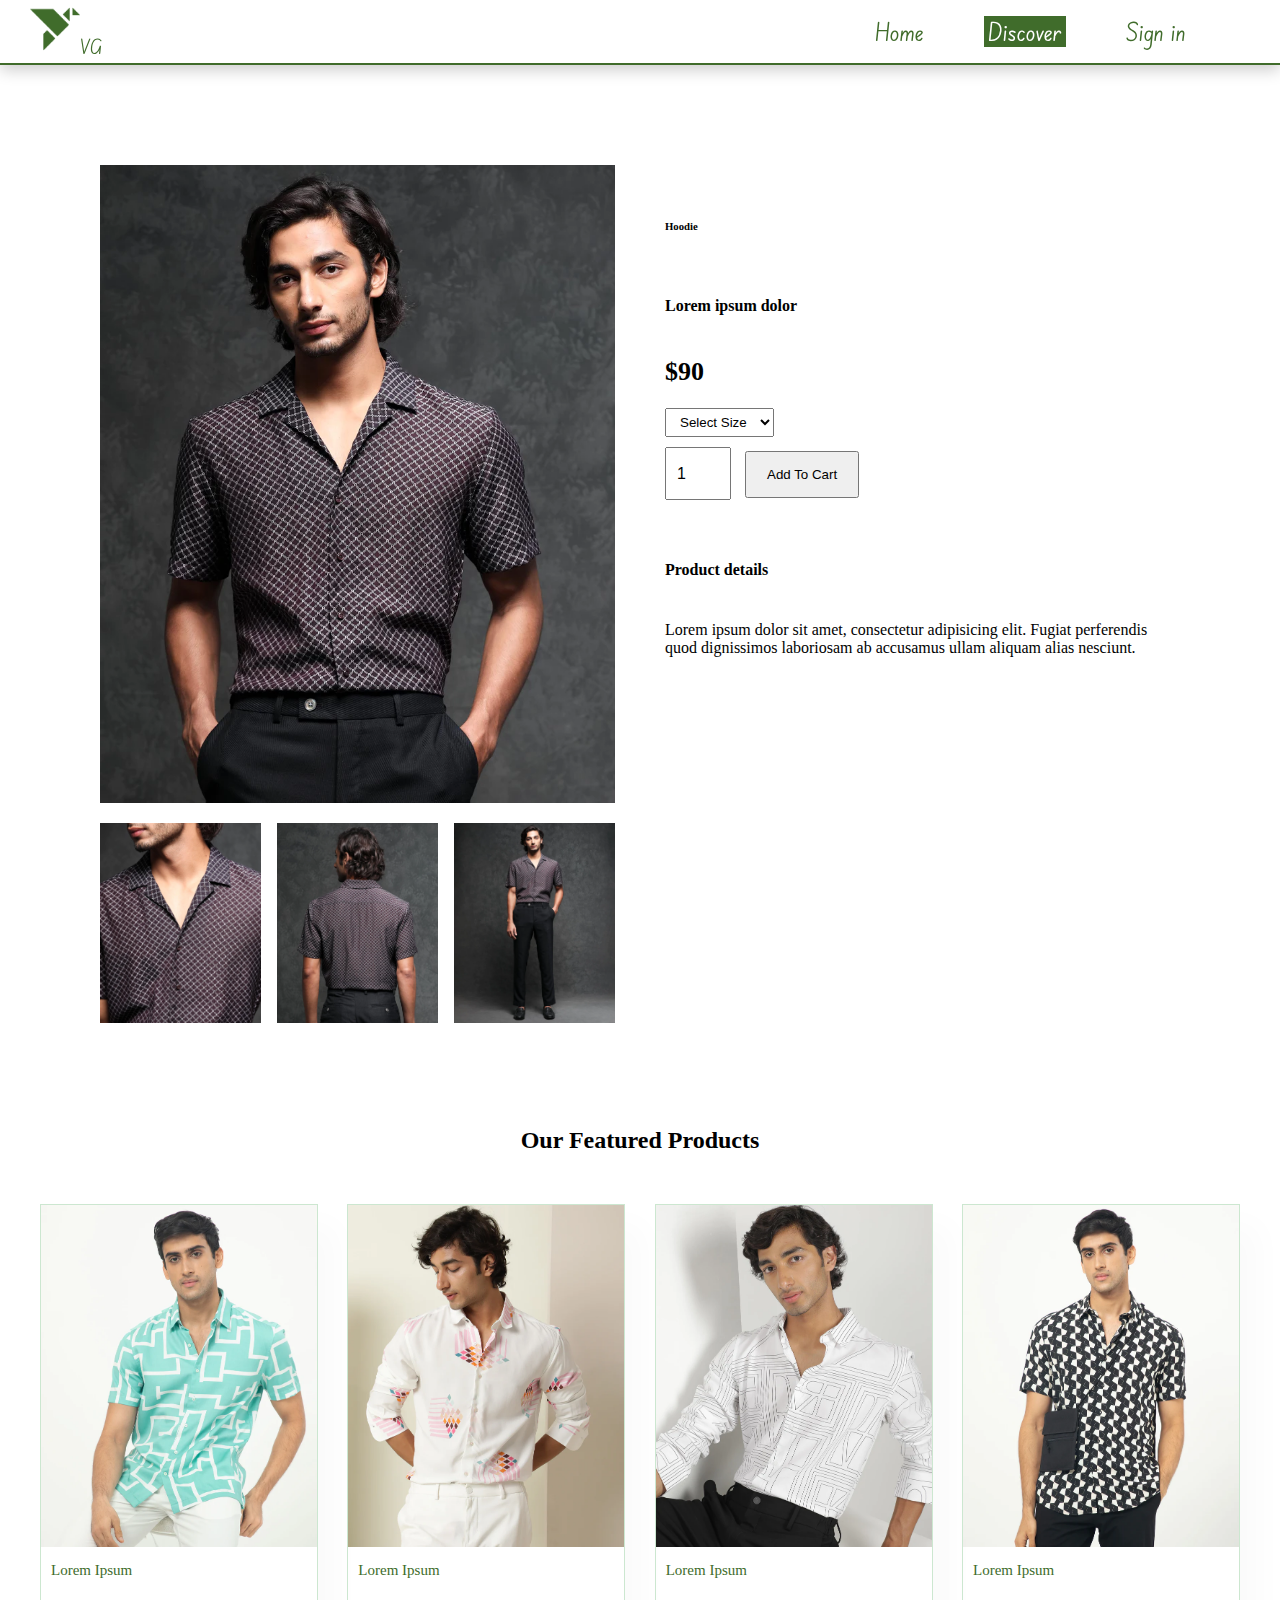
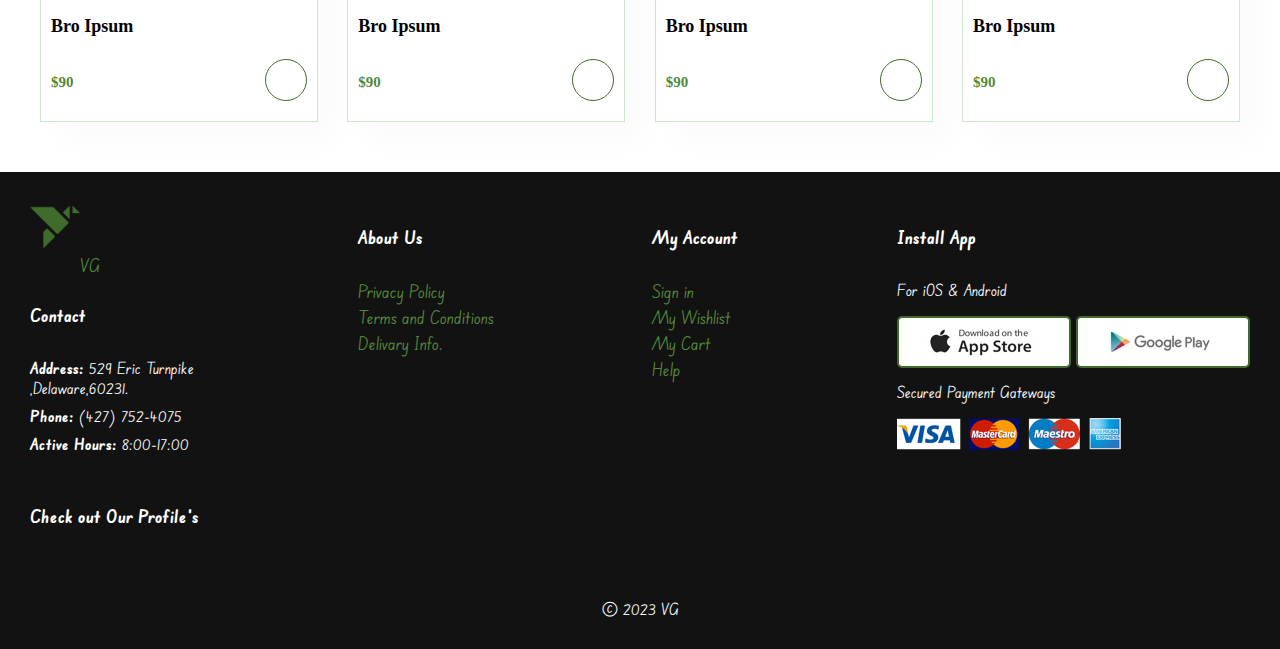
<file: productdetails.html>
<!DOCTYPE html>
<html lang="en">

<head>
    <meta charset="UTF-8">
    <meta name="viewport" content="width=device-width, initial-scale=1.0">
    <title>VG</title>
     <link rel="icon" type="image/x-icon" href="./images/favicon.ico">
    <link href="https://cdn.jsdelivr.net/npm/bootstrap@5.3.0-alpha2/dist/css/bootstrap.min.css" rel="stylesheet"
        integrity="sha384-aFq/bzH65dt+w6FI2ooMVUpc+21e0SRygnTpmBvdBgSdnuTN7QbdgL+OapgHtvPp" crossorigin="anonymous">
    <link rel="stylesheet" href="https://cdnjs.cloudflare.com/ajax/libs/font-awesome/6.4.2/css/all.min.css"
        integrity="sha512-z3gLpd7yknf1YoNbCzqRKc4qyor8gaKU1qmn+CShxbuBusANI9QpRohGBreCFkKxLhei6S9CQXFEbbKuqLg0DA=="
        crossorigin="anonymous" referrerpolicy="no-referrer" />
    <link rel="stylesheet" href="./styles.css">
    <link rel="preconnect" href="https://fonts.googleapis.com">
    <link rel="preconnect" href="https://fonts.gstatic.com" crossorigin>
    <link href="https://fonts.googleapis.com/css2?family=Edu+SA+Beginner:wght@600&family=Slabo+27px&display=swap"
        rel="stylesheet">
    <link rel="preconnect" href="https://fonts.googleapis.com">
    <link rel="preconnect" href="https://fonts.gstatic.com" crossorigin>
    <link href="https://fonts.googleapis.com/css2?family=Caveat:wght@600&display=swap" rel="stylesheet">
</head>

<body>

    <section id="navigation">

        <a class="anchor" href="index.html"><img class="logo" src="./Icons/origami.png" alt="logo">VG</a>
        <div>
            <ul id="navbar">
                <li><a class="hover" href="index.html">Home</a></li>
                <li><a class="hover active" href="Discover.html">Discover</a></li>
                <li><a class="hover" href="Signin.html">Sign in</a></li>
                <li><a id="lgbg" class="hover" href="shoppingcart.html"><i class="fa-solid fa-cart-arrow-down"></i></a>
                </li>
                <a href="#" id="close"><i class="fa-solid fa-xmark"></i></a>
            </ul>

        </div>
        <div id="mobile">
            <a class="hover anchor" href="shoppingcart.html"><i class="fa-solid fa-cart-arrow-down"></i></a>
            <a href="#" class="anchor"><i id="bar" class="fa-solid fa-bars-staggered"></i></a>
        </div>
    </section>
    <section id="prodetails">
        <div class="single-pro-image">
            <img src="./Pro/rs7.webp" width="100%" id="Mainimg" alt="">
            <div class="small-img-group">
                <div class="small-img-col">
                    <img src="./Pro/bi1.webp" width="100%" class="small-img" alt="">
                </div>
                <div class="small-img-col">
                    <img src="./Pro/bi2.webp" width="100%" class="small-img" alt="">
                </div>
                <div class="small-img-col">
                    <img src="./Pro/bi4.webp" width="100%" class="small-img" alt="">
                </div>

            </div>
        </div>
        <div class="single-pro-details">
            <h6>Hoodie</h6>
            <h4>Lorem ipsum dolor </h4>
            <h2>$90</h2>
            <select>
                <option>Select Size</option>
                <option>M</option>
                <option>L</option>
                <option>XL</option>
                <option>XXL</option>
            </select>
            <input type="number" value="1">
            <button type="button" class="btn btn-success btnu">Add To Cart</button>
            <h4>Product details</h4>
            <span>Lorem ipsum dolor sit amet,
                consectetur adipisicing elit. Fugiat
                perferendis quod dignissimos laboriosam
                ab accusamus ullam aliquam alias nesciunt.
            </span>

        </div>
    </section>
    <section id="pro1">
        <h2>Our Featured Products</h2>

        <div class="pro-container">
            <div class="pro">
                <img src="./Pro/rs5.webp" alt="product">
                <div class="des">
                    <span>Lorem Ipsum</span>
                    <h5>Bro Ipsum</h5>
                    <div class="star">
                        <i class="fas fa-star"></i>
                        <i class="fas fa-star"></i>
                        <i class="fas fa-star"></i>
                        <i class="fas fa-star"></i>
                        <i class="fas fa-star"></i>
                    </div>
                    <h4>$90</h4>
                </div>
                <a href="#"><i class="fa-solid fa-cart-arrow-down cart"></i></a>
            </div>
            <div class="pro">
                <img src="./Pro/rs6.webp" alt="product">
                <div class="des">
                    <span>Lorem Ipsum</span>
                    <h5>Bro Ipsum</h5>
                    <div class="star">
                        <i class="fas fa-star"></i>
                        <i class="fas fa-star"></i>
                        <i class="fas fa-star"></i>
                        <i class="fas fa-star"></i>
                        <i class="fas fa-star"></i>
                    </div>
                    <h4>$90</h4>
                </div>
                <a href="#"><i class="fa-solid fa-cart-arrow-down cart"></i></a>
            </div>
            <div class="pro">
                <img src="./Pro/rs8.webp" alt="product">
                <div class="des">
                    <span>Lorem Ipsum</span>
                    <h5>Bro Ipsum</h5>
                    <div class="star">
                        <i class="fas fa-star"></i>
                        <i class="fas fa-star"></i>
                        <i class="fas fa-star"></i>
                        <i class="fas fa-star"></i>
                        <i class="fas fa-star"></i>
                    </div>
                    <h4>$90</h4>
                </div>
                <a href="#"><i class="fa-solid fa-cart-arrow-down cart"></i></a>
            </div>
            <div class="pro">
                <img src="./Pro/rs9.webp" alt="product">
                <div class="des">
                    <span>Lorem Ipsum</span>
                    <h5>Bro Ipsum</h5>
                    <div class="star">
                        <i class="fas fa-star"></i>
                        <i class="fas fa-star"></i>
                        <i class="fas fa-star"></i>
                        <i class="fas fa-star"></i>
                        <i class="fas fa-star"></i>
                    </div>
                    <h4>$90</h4>
                </div>
                <a href="#"><i class="fa-solid fa-cart-arrow-down cart"></i></a>
            </div>

        </div>
    </section>

    <footer class="footer-x">
        <div class="col">
            <a href="index.html"><img class="logo" src="./Icons/origami.png" alt="logo">VG</a>
            <h4>Contact</h4>
            <p><strong>Address: </strong>529 Eric Turnpike <br>,Delaware,60231.
            </p>
            <p><strong>Phone: </strong>(427) 752-4075
            </p>
            <p><strong>Active Hours: </strong>8:00-17:00
            </p>

            <div class="socialmedia">
                <h4>Check out Our Profile's</h4>

                <div class="icon">
                    <i class="fa-brands fa-facebook"></i>
                    <i class="fa-brands fa-instagram"></i>
                    <i class="fa-brands fa-x-twitter"></i>
                    <i class="fa-brands fa-youtube"></i>
                </div>
            </div>
        </div>

        <div class="col">
            <h4>About Us</h4>
            <a href="#">Privacy Policy</a>
            <a href="#">Terms and Conditions</a>
            <a href="#">Delivary Info.</a>

        </div>
        <div class="col">
            <h4>My Account</h4>
            <a href="#">Sign in</a>
            <a href="#">My Wishlist</a>
            <a href="#">My Cart</a>
            <a href="#">Help</a>

        </div>
        <div class="col install">
            <h4>Install App</h4>
            <div class="row">
                <p>For iOS & Android </p>
                <img class="app" src="./Icons/app.jpg" alt="Appstore">
                <img class="app" src="./Icons/play.jpg" alt="Playstore">
            </div>
            <p>Secured Payment Gateways</p>
            <img src="./Icons/pay.png" alt="Payment">

        </div>
        <div class="copyright">© 2023 VG</div>
    </footer>
    <script>
        var Mainimg = document.getElementById('Mainimg');
        var smallimg = document.getElementsByClassName('small-img');
        smallimg[0].onclick = function () {
            Mainimg.src = smallimg[0].src;
        }
        smallimg[1].onclick = function () {
            Mainimg.src = smallimg[1].src;
        }
        smallimg[2].onclick = function () {
            Mainimg.src = smallimg[2].src;
        }
        smallimg[3].onclick = function () {
            Mainimg.src = smallimg[3].src;
        }
    </script>









    <script src="./index.js"></script>
</body>
</file>
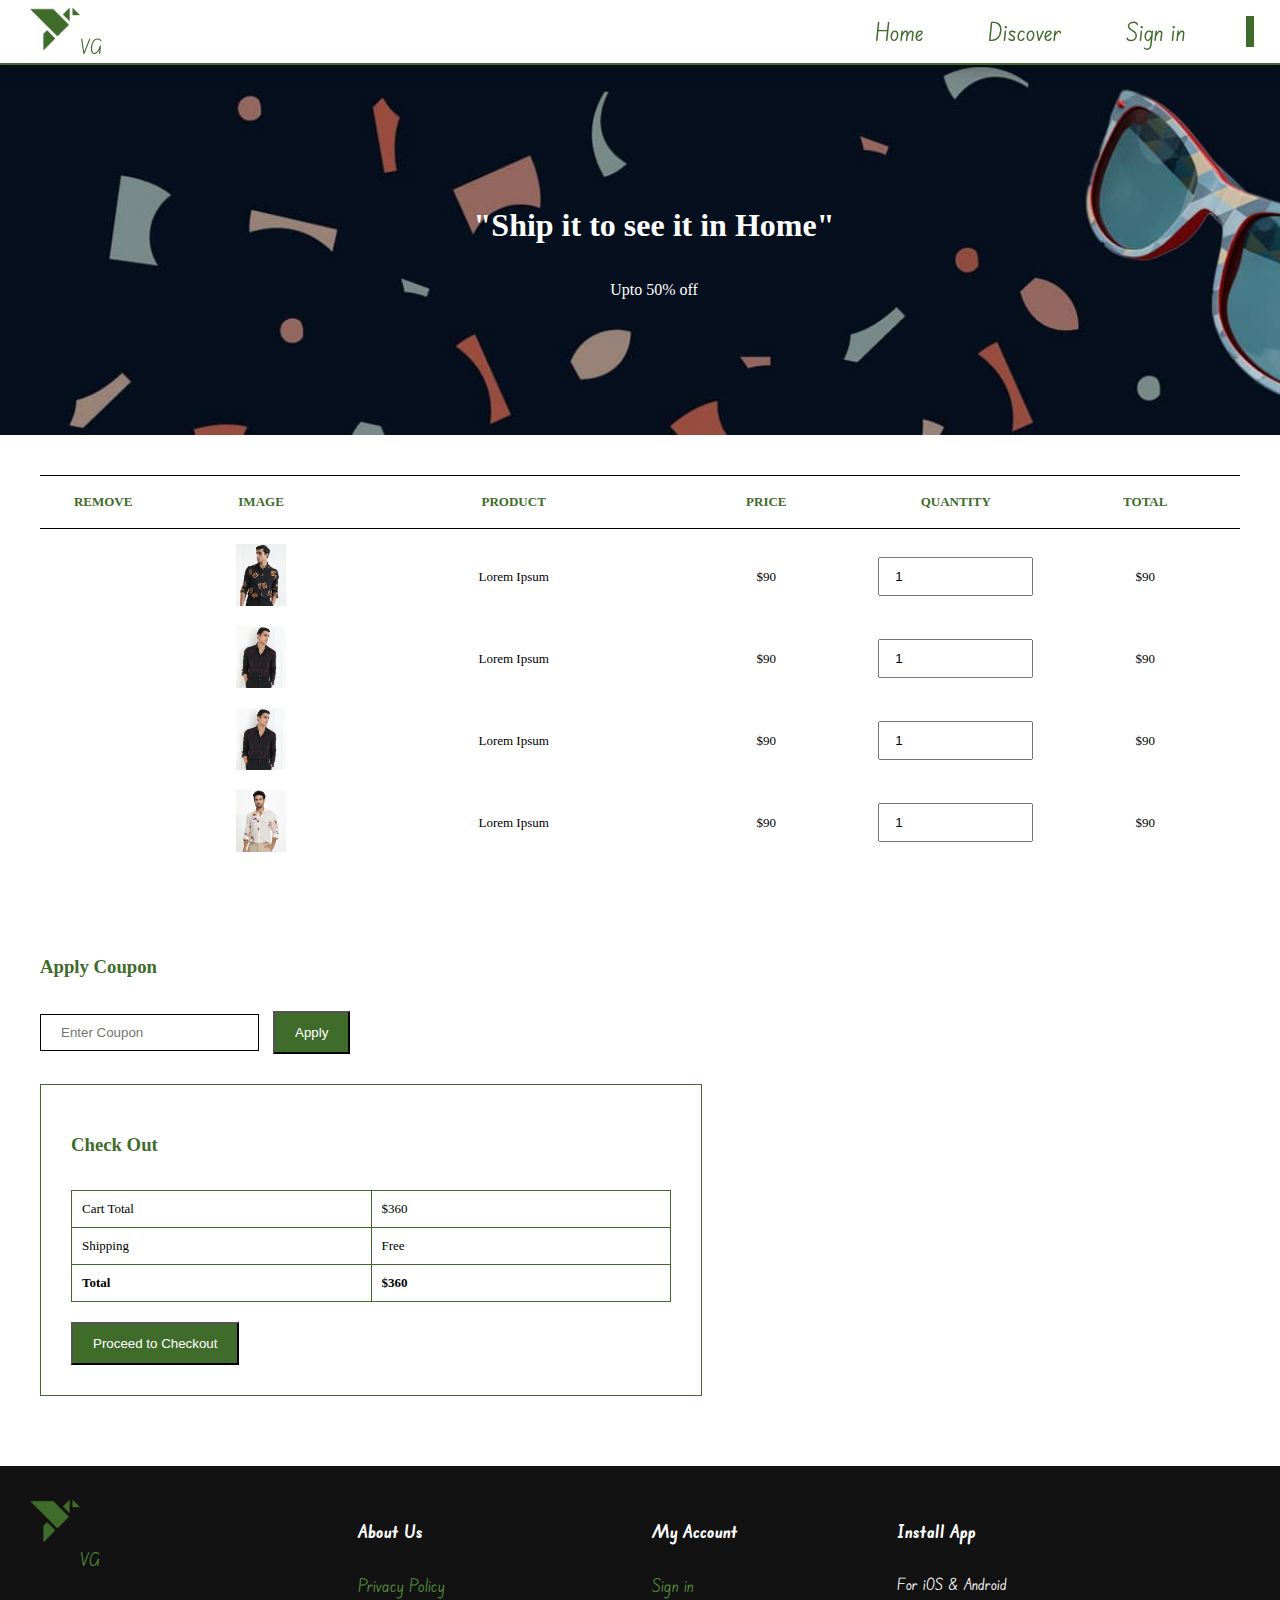
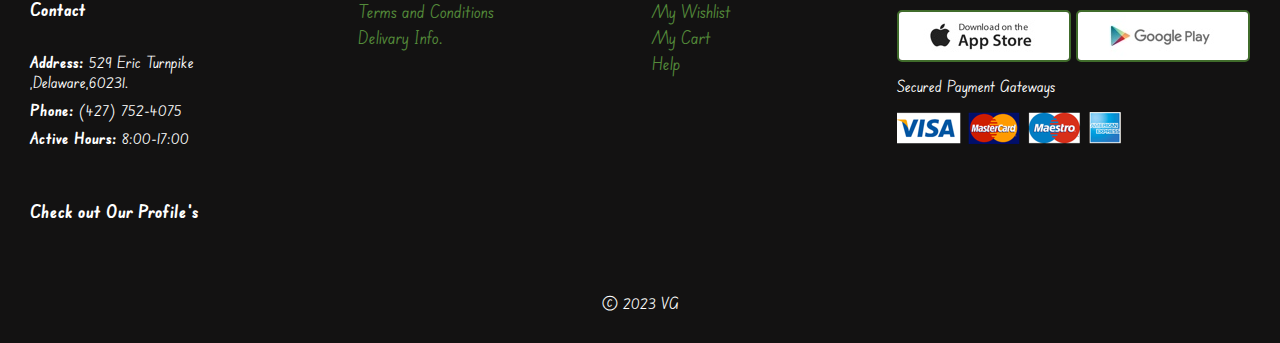
<file: Shoppingcart.html>
<!DOCTYPE html>
<html lang="en">

<head>
    <meta charset="UTF-8">
    <meta name="viewport" content="width=device-width, initial-scale=1.0">
    <title>VG</title>
    <link href="https://cdn.jsdelivr.net/npm/bootstrap@5.3.0-alpha2/dist/css/bootstrap.min.css" rel="stylesheet"
        integrity="sha384-aFq/bzH65dt+w6FI2ooMVUpc+21e0SRygnTpmBvdBgSdnuTN7QbdgL+OapgHtvPp" crossorigin="anonymous">
    <link rel="stylesheet" href="https://cdnjs.cloudflare.com/ajax/libs/font-awesome/6.4.2/css/all.min.css"
        integrity="sha512-z3gLpd7yknf1YoNbCzqRKc4qyor8gaKU1qmn+CShxbuBusANI9QpRohGBreCFkKxLhei6S9CQXFEbbKuqLg0DA=="
        crossorigin="anonymous" referrerpolicy="no-referrer" />
    <link rel="stylesheet" href="./styles.css">
    <link rel="preconnect" href="https://fonts.googleapis.com">
    <link rel="preconnect" href="https://fonts.gstatic.com" crossorigin>
    <link href="https://fonts.googleapis.com/css2?family=Edu+SA+Beginner:wght@600&family=Slabo+27px&display=swap"
        rel="stylesheet">
    <link rel="preconnect" href="https://fonts.googleapis.com">
    <link rel="preconnect" href="https://fonts.gstatic.com" crossorigin>
    <link href="https://fonts.googleapis.com/css2?family=Caveat:wght@600&display=swap" rel="stylesheet">
</head>

<body>

    <section id="navigation">

        <a class="anchor" href="index.html"><img class="logo" src="./Icons/origami.png" alt="logo">VG</a>
        <div>
            <ul id="navbar">
                <li><a class="hover" href="index.html">Home</a></li>
                <li><a class="hover" href="Discover.html">Discover</a></li>
                <li><a class="hover" href="Signin.html">Sign in</a></li>
                <li><a id="lgbg" class="hover active" href="shoppingcart.html"><i
                            class="fa-solid fa-cart-arrow-down"></i></a></li>
                <a href="#" id="close"><i class="fa-solid fa-xmark"></i></a>
            </ul>

        </div>
        <div id="mobile">
            <a class="hover anchor" href="shoppingcart.html"><i class="fa-solid fa-cart-arrow-down"></i></a>
            <a href="#" class="anchor"><i id="bar" class="fa-solid fa-bars-staggered"></i></a>
        </div>
    </section>

    <section id="page-header2">
        <h1>"Ship it to see it in Home"</h1>
        <p>Upto 50% off</p>
    </section>

    <section id="cart">
        <table width="100%">
            <thead>
                <tr>
                    <td>Remove</td>
                    <td>Image</td>
                    <td>Product</td>
                    <td>Price</td>
                    <td>Quantity</td>
                    <td>Total</td>
                </tr>
            </thead>
            <tbody>
                <tr>

                    <td><a href="#"><i class="far fa-times-circle"></i></a></td>
                    <td><img src="./Pro/rs12.webp" alt=""></td>
                    <td>Lorem Ipsum</td>
                    <td>$90</td>
                    <td><input type="number" value="1"></td>
                    <td>$90</td>
                </tr>
                <tr>

                    <td><a href="#"><i class="far fa-times-circle"></i></a></td>
                    <td><img src="./Pro/rs14.webp" alt=""></td>
                    <td>Lorem Ipsum</td>
                    <td>$90</td>
                    <td><input type="number" value="1"></td>
                    <td>$90</td>
                </tr>
                <tr>

                    <td><a href="#"><i class="far fa-times-circle"></i></a></td>
                    <td><img src="./Pro/rs14.webp" alt=""></td>
                    <td>Lorem Ipsum</td>
                    <td>$90</td>
                    <td><input type="number" value="1"></td>
                    <td>$90</td>
                </tr>
                <tr>

                    <td><a href="#"><i class="far fa-times-circle"></i></a></td>
                    <td><img src="./Pro/rs16.webp" alt=""></td>
                    <td>Lorem Ipsum</td>
                    <td>$90</td>
                    <td><input type="number" value="1"></td>
                    <td>$90</td>
                </tr>
            </tbody>
        </table>
    </section>
    <section id="cart-add">
        <div id="coupon">
            <h3>Apply Coupon</h3>
            <div>
                <input type="text" placeholder="Enter Coupon">
                <button type="button" class="btn btn-success apply">Apply</button>
            </div>
        </div>
        <div id="subtotal">
            <h3>Check Out</h3>
            <table>
                <tr>
                    <td>Cart Total</td>
                    <td>$360</td>
                </tr>
                <tr>
                    <td>Shipping</td>
                    <td>Free</td>
                </tr>
                <tr>
                    <td><strong>Total</strong></td>
                    <td><strong>$360</strong></td>
                </tr>



            </table>
            <button type="button" class="btn btn-success apply">Proceed to Checkout</button>
        </div>
    </section>
    <footer class="footer-x">
        <div class="col">
            <a href="index.html"><img class="logo" src="./Icons/origami.png" alt="logo">VG</a>
            <h4>Contact</h4>
            <p><strong>Address: </strong>529 Eric Turnpike <br>,Delaware,60231.
            </p>
            <p><strong>Phone: </strong>(427) 752-4075
            </p>
            <p><strong>Active Hours: </strong>8:00-17:00
            </p>

            <div class="socialmedia">
                <h4>Check out Our Profile's</h4>

                <div class="icon">
                    <i class="fa-brands fa-facebook"></i>
                    <i class="fa-brands fa-instagram"></i>
                    <i class="fa-brands fa-x-twitter"></i>
                    <i class="fa-brands fa-youtube"></i>
                </div>
            </div>
        </div>

        <div class="col">
            <h4>About Us</h4>
            <a href="#">Privacy Policy</a>
            <a href="#">Terms and Conditions</a>
            <a href="#">Delivary Info.</a>

        </div>
        <div class="col">
            <h4>My Account</h4>
            <a href="#">Sign in</a>
            <a href="#">My Wishlist</a>
            <a href="#">My Cart</a>
            <a href="#">Help</a>

        </div>
        <div class="col install">
            <h4>Install App</h4>
            <div class="row">
                <p>For iOS & Android </p>
                <img class="app" src="./Icons/app.jpg" alt="Appstore">
                <img class="app" src="./Icons/play.jpg" alt="Playstore">
            </div>
            <p>Secured Payment Gateways</p>
            <img src="./Icons/pay.png" alt="Payment">

        </div>
        <div class="copyright">© 2023 VG</div>
    </footer>

    <script src="./index.js"></script>
</body>
</file>
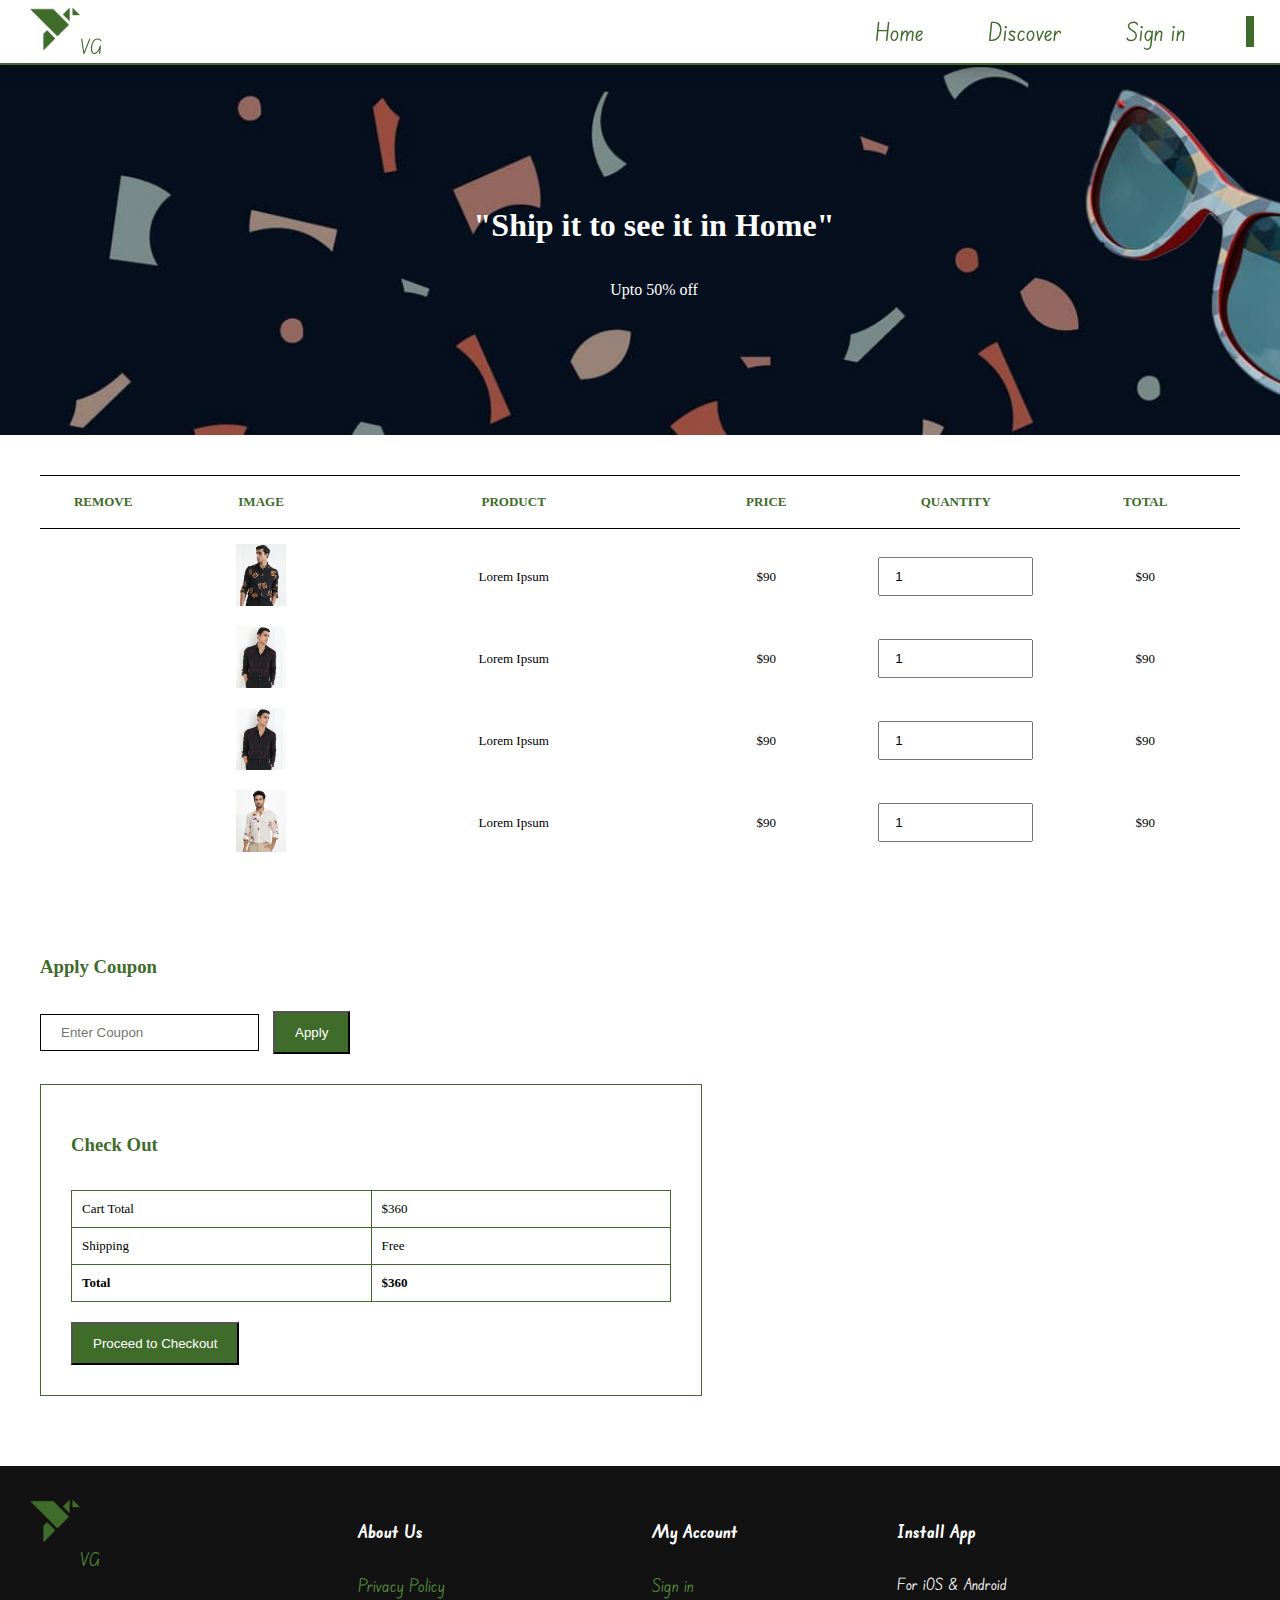
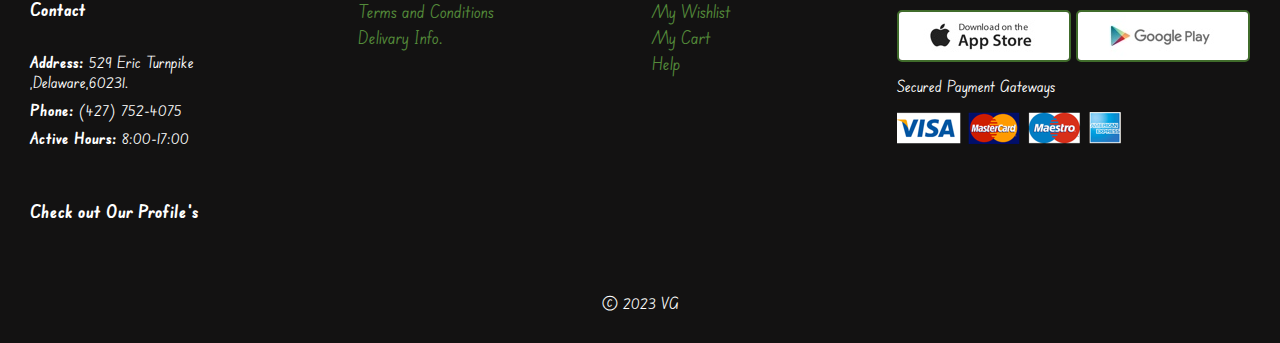
<file: shoppingcart.html>
<!DOCTYPE html>
<html lang="en">

<head>
    <meta charset="UTF-8">
    <meta name="viewport" content="width=device-width, initial-scale=1.0">
    <title>VG</title>
     <link rel="icon" type="image/x-icon" href="./images/favicon.ico">
    <link href="https://cdn.jsdelivr.net/npm/bootstrap@5.3.0-alpha2/dist/css/bootstrap.min.css" rel="stylesheet"
        integrity="sha384-aFq/bzH65dt+w6FI2ooMVUpc+21e0SRygnTpmBvdBgSdnuTN7QbdgL+OapgHtvPp" crossorigin="anonymous">
    <link rel="stylesheet" href="https://cdnjs.cloudflare.com/ajax/libs/font-awesome/6.4.2/css/all.min.css"
        integrity="sha512-z3gLpd7yknf1YoNbCzqRKc4qyor8gaKU1qmn+CShxbuBusANI9QpRohGBreCFkKxLhei6S9CQXFEbbKuqLg0DA=="
        crossorigin="anonymous" referrerpolicy="no-referrer" />
    <link rel="stylesheet" href="./styles.css">
    <link rel="preconnect" href="https://fonts.googleapis.com">
    <link rel="preconnect" href="https://fonts.gstatic.com" crossorigin>
    <link href="https://fonts.googleapis.com/css2?family=Edu+SA+Beginner:wght@600&family=Slabo+27px&display=swap"
        rel="stylesheet">
    <link rel="preconnect" href="https://fonts.googleapis.com">
    <link rel="preconnect" href="https://fonts.gstatic.com" crossorigin>
    <link href="https://fonts.googleapis.com/css2?family=Caveat:wght@600&display=swap" rel="stylesheet">
</head>

<body>

    <section id="navigation">

        <a class="anchor" href="index.html"><img class="logo" src="./Icons/origami.png" alt="logo">VG</a>
        <div>
            <ul id="navbar">
                <li><a class="hover" href="index.html">Home</a></li>
                <li><a class="hover" href="Discover.html">Discover</a></li>
                <li><a class="hover" href="Signin.html">Sign in</a></li>
                <li><a id="lgbg" class="hover active" href="shoppingcart.html"><i
                            class="fa-solid fa-cart-arrow-down"></i></a></li>
                <a href="#" id="close"><i class="fa-solid fa-xmark"></i></a>
            </ul>

        </div>
        <div id="mobile">
            <a class="hover anchor" href="shoppingcart.html"><i class="fa-solid fa-cart-arrow-down"></i></a>
            <a href="#" class="anchor"><i id="bar" class="fa-solid fa-bars-staggered"></i></a>
        </div>
    </section>

    <section id="page-header2">
        <h1>"Ship it to see it in Home"</h1>
        <p>Upto 50% off</p>
    </section>

    <section id="cart">
        <table width="100%">
            <thead>
                <tr>
                    <td>Remove</td>
                    <td>Image</td>
                    <td>Product</td>
                    <td>Price</td>
                    <td>Quantity</td>
                    <td>Total</td>
                </tr>
            </thead>
            <tbody>
                <tr>

                    <td><a href="#"><i class="far fa-times-circle"></i></a></td>
                    <td><img src="./Pro/rs12.webp" alt=""></td>
                    <td>Lorem Ipsum</td>
                    <td>$90</td>
                    <td><input type="number" value="1"></td>
                    <td>$90</td>
                </tr>
                <tr>

                    <td><a href="#"><i class="far fa-times-circle"></i></a></td>
                    <td><img src="./Pro/rs14.webp" alt=""></td>
                    <td>Lorem Ipsum</td>
                    <td>$90</td>
                    <td><input type="number" value="1"></td>
                    <td>$90</td>
                </tr>
                <tr>

                    <td><a href="#"><i class="far fa-times-circle"></i></a></td>
                    <td><img src="./Pro/rs14.webp" alt=""></td>
                    <td>Lorem Ipsum</td>
                    <td>$90</td>
                    <td><input type="number" value="1"></td>
                    <td>$90</td>
                </tr>
                <tr>

                    <td><a href="#"><i class="far fa-times-circle"></i></a></td>
                    <td><img src="./Pro/rs16.webp" alt=""></td>
                    <td>Lorem Ipsum</td>
                    <td>$90</td>
                    <td><input type="number" value="1"></td>
                    <td>$90</td>
                </tr>
            </tbody>
        </table>
    </section>
    <section id="cart-add">
        <div id="coupon">
            <h3>Apply Coupon</h3>
            <div>
                <input type="text" placeholder="Enter Coupon">
                <button type="button" class="btn btn-success apply">Apply</button>
            </div>
        </div>
        <div id="subtotal">
            <h3>Check Out</h3>
            <table>
                <tr>
                    <td>Cart Total</td>
                    <td>$360</td>
                </tr>
                <tr>
                    <td>Shipping</td>
                    <td>Free</td>
                </tr>
                <tr>
                    <td><strong>Total</strong></td>
                    <td><strong>$360</strong></td>
                </tr>



            </table>
            <button type="button" class="btn btn-success apply">Proceed to Checkout</button>
        </div>
    </section>
    <footer class="footer-x">
        <div class="col">
            <a href="index.html"><img class="logo" src="./Icons/origami.png" alt="logo">VG</a>
            <h4>Contact</h4>
            <p><strong>Address: </strong>529 Eric Turnpike <br>,Delaware,60231.
            </p>
            <p><strong>Phone: </strong>(427) 752-4075
            </p>
            <p><strong>Active Hours: </strong>8:00-17:00
            </p>

            <div class="socialmedia">
                <h4>Check out Our Profile's</h4>

                <div class="icon">
                    <i class="fa-brands fa-facebook"></i>
                    <i class="fa-brands fa-instagram"></i>
                    <i class="fa-brands fa-x-twitter"></i>
                    <i class="fa-brands fa-youtube"></i>
                </div>
            </div>
        </div>

        <div class="col">
            <h4>About Us</h4>
            <a href="#">Privacy Policy</a>
            <a href="#">Terms and Conditions</a>
            <a href="#">Delivary Info.</a>

        </div>
        <div class="col">
            <h4>My Account</h4>
            <a href="#">Sign in</a>
            <a href="#">My Wishlist</a>
            <a href="#">My Cart</a>
            <a href="#">Help</a>

        </div>
        <div class="col install">
            <h4>Install App</h4>
            <div class="row">
                <p>For iOS & Android </p>
                <img class="app" src="./Icons/app.jpg" alt="Appstore">
                <img class="app" src="./Icons/play.jpg" alt="Playstore">
            </div>
            <p>Secured Payment Gateways</p>
            <img src="./Icons/pay.png" alt="Payment">

        </div>
        <div class="copyright">© 2023 VG</div>
    </footer>

    <script src="./index.js"></script>
</body>
</file>
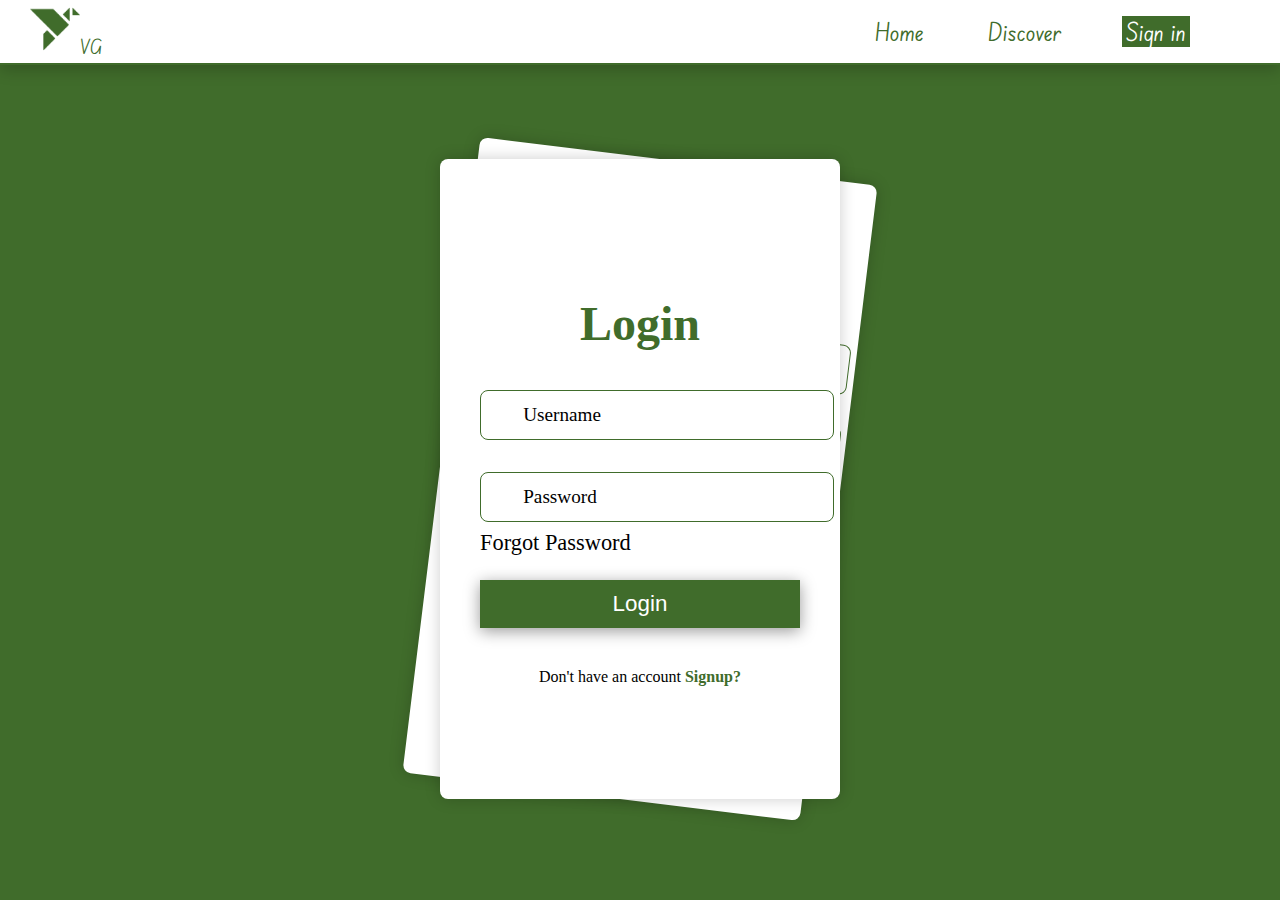
<file: Signin.html>
<!DOCTYPE html>
<html lang="en">

<head>
    <meta charset="UTF-8">
    <meta name="viewport" content="width=device-width, initial-scale=1.0">
    <title>VG</title>
     <link rel="icon" type="image/x-icon" href="./images/favicon.ico">
    <link href="https://cdn.jsdelivr.net/npm/bootstrap@5.3.0-alpha2/dist/css/bootstrap.min.css" rel="stylesheet"
        integrity="sha384-aFq/bzH65dt+w6FI2ooMVUpc+21e0SRygnTpmBvdBgSdnuTN7QbdgL+OapgHtvPp" crossorigin="anonymous">
    <link rel="stylesheet" href="https://cdnjs.cloudflare.com/ajax/libs/font-awesome/6.4.2/css/all.min.css"
        integrity="sha512-z3gLpd7yknf1YoNbCzqRKc4qyor8gaKU1qmn+CShxbuBusANI9QpRohGBreCFkKxLhei6S9CQXFEbbKuqLg0DA=="
        crossorigin="anonymous" referrerpolicy="no-referrer" />
    <link rel="stylesheet" href="./styles.css">
    <link rel="preconnect" href="https://fonts.googleapis.com">
    <link rel="preconnect" href="https://fonts.gstatic.com" crossorigin>
    <link href="https://fonts.googleapis.com/css2?family=Edu+SA+Beginner:wght@600&family=Slabo+27px&display=swap"
        rel="stylesheet">
    <link rel="preconnect" href="https://fonts.googleapis.com">
    <link rel="preconnect" href="https://fonts.gstatic.com" crossorigin>
    <link href="https://fonts.googleapis.com/css2?family=Caveat:wght@600&display=swap" rel="stylesheet">
</head>

<body style="background-color: #406C2B;">

    <section id="navigation">

        <a class="anchor" href="index.html"><img class="logo" src="./Icons/origami.png" alt="logo">VG</a>
        <div>
            <ul id="navbar">
                <li><a class="hover " href="index.html">Home</a></li>
                <li><a class="hover" href="Discover.html">Discover</a></li>
                <li><a class="hover active" href="Signin.html">Sign in</a></li>
                <li><a id="lgbg" class="hover" href="shoppingcart.html"><i class="fa-solid fa-cart-arrow-down"></i></a>
                </li>
                <a href="#" id="close"><i class="fa-solid fa-xmark"></i></a>
            </ul>

        </div>
        <div id="mobile">
            <a class="hover anchor" href="shoppingcart.html"><i class="fa-solid fa-cart-arrow-down"></i></a>
            <a href="#" class="anchor"><i id="bar" class="fa-solid fa-bars-staggered"></i></a>



        </div>

    </section>
    <section id="login">
        <div class="wrapper">
            <div class="form-container sign-up">
                <form action="">
                    <h2>sign up</h2>
                    <div class="form-group">
                        <input type="text" required>
                        <i class="fas fa-user"></i>
                        <label for="">username</label>
                    </div>
                    <div class="form-group">
                        <input type="email" required>
                        <i class="fas fa-at"></i>
                        <label for="">email</label>
                    </div>
                    <div class="form-group">
                        <input type="password" required>
                        <i class="fas fa-lock"></i>
                        <label for="">password</label>
                    </div>
                    <div class="form-group">
                        <input type="password" required>
                        <i class="fas fa-lock"></i>
                        <label for=""> Confirm password</label>
                    </div>
                    <button type="submit" class="btnn">Sign up</button>
                    <div class="link">
                        <p>already have an account <a href="#" class="signin-link">Sign in?</a></p>
                    </div>
                </form>
            </div>
            <div class="form-container sign-in">
                <form action="">
                    <h2>login</h2>
                    <div class="form-group">
                        <input type="text" required>
                        <i class="fas fa-user"></i>
                        <label for="">username</label>
                    </div>
                    <div class="form-group">
                        <input type="password" required>
                        <i class="fas fa-lock"></i>
                        <label for="">password</label>
                    </div>
                    <div class="forgot-pass"><a href="#">forgot password</a>
                    </div>

                    <button type="submit" class="btnn">login</button>
                    <div class="link">
                        <p>Don't have an account <a href="#" class="signup-link">Signup?</a></p>
                    </div>
                </form>
            </div>
        </div>
    </section>









    <script src="./index.js"></script>
</body>
</file>
<file: styles.css>
body{
    
    margin: 0;
}

#navigation {
    display: flex;
    align-items: center;
    justify-content: space-between;
    padding-left: 30px;
    padding-right: 30px;
    
    font-family: 'Edu SA Beginner', cursive;
    border-bottom: 2px solid;
    border-color: #406C2B;
    position: sticky;
    top: 0;
    left: 0;
    box-shadow: 0 5px 15px rgba(0, 0, 0, 0.2);
    z-index: 999;
    background:white;
}

#navigation .anchor {
    text-decoration: none;
    color: #406C2B;
    text-align: center;
    font-size: 1.25rem;
}

#navbar {
    display: flex;
    align-items: center;
    justify-content: center;
    gap: 4rem;
     
    margin-top: 16px;
}

#navbar li a {
    text-decoration: none;
    color: #406C2B;
    font-size: 25px;

}

#navbar li {
    list-style: none;
    /* position: relative; */
}

#navbar li .hover {
    box-shadow: inset 0 0 0 0 #406C2B;
    color: #406C2B;
    margin: 0 -.25rem;
    padding: 0 .25rem;
    transition: color .3s ease-in-out, box-shadow .3s ease-in-out;
}

#navbar li .hover:hover,
#navbar li .hover.active {
    box-shadow: inset 100px 0 0 0 #406C2B;
    color: white;
}

#navbar li .hover.active ::after {
    content: "";
    background: #406C2B;
    /* position: absolute; */

}

.logo {
    height: 50px;
    width: 50px;
}

.bag {

    height: 28px;
    width: 28px;
}
#close{
    display: none;
}
#mobile{
    display: none;
}




/* Hero Section */

#hero {
    background-image: url(./Icons/portrait-handsome-smiling-stylish-young-man.jpg);
    height: 92vh;
    width: 100%;
    background-size: cover;
    background-position: top 20% right 25%;
    display: flex;
    flex-direction: column;
    align-items: flex-start;
    justify-content: center;
    padding: 0 0 0 0;
}

#hero .text {
    padding: 0 0 0 7rem;
    font-size: 2rem;
    font-family: 'Caveat', cursive;

}

#hero .text span {
    color: #538a3a;
    font-size: 4rem;
}

#hero .text p {
    padding-top: 0;
    margin-bottom: 0;
    margin-top: 0;

}

#hero .text h1 {
    margin-bottom: 15px;
}

#hero .text button {
    background-image: url(./Icons/button.png);
    background-color: transparent;
    background-repeat: no-repeat;
    background-position: top 20% right 0%;
    border: 0;
    color: #406C2B;
    padding: 14px 80px 14px 30px;
    cursor: pointer;
    font-weight: 600;
    font-size: 21px;
    margin-top: 30px;
    font-family: sans-serif;

}
#container{
    
     display: grid;
    grid-template-rows: auto 1fr;
    grid-template-columns: 1fr 1fr;
    justify-content: center;
    align-content: center;
   padding:80px 0 40px 160px;
   grid-column-gap: 10px;
    
}

#container div img {
    height: 800px;
    width: 500px;
}
.description{
    display: flex;
    flex-direction: column;
    align-items: flex-start;
    justify-content: center;
    /* padding: 0 0 0 0; */
}

.description h1{
     font-size: 4rem;
    font-family: 'Caveat', cursive;
}
.description h1 span{
    color: #538a3a;
    font-size: 4rem;
}

.btn{
    margin-top: 15px;
    margin-left: 4%;
}

.space{
    padding-top: 40px;
}


/* Footer section */

.row .app{
    height: fit-content;
    width: fit-content;
    cursor: pointer;
}

footer{
    display: flex;
    flex-wrap: wrap;
    justify-content: space-between;
  padding: 30px;
  font-family: 'Edu SA Beginner', cursive;
    background-color:rgb(19, 18, 18);
    color: white;
}
footer .col{ 
    display: flex;
    flex-direction: column;
   align-items: flex-start;
   margin-bottom: 20px;
}

footer .logo{
    margin-bottom: 20px;
}
footer h4{
    font-size: 18px;
    padding-bottom: 8px;
}
footer p{
   margin: 0 0 8px 0;
}
footer a{
   text-decoration: none;
   font-size: 18px;
   margin-bottom: 4px;
   color: #538a3a;
}

footer .socialmedia{
    margin-top: 20px;
}
footer .socialmedia i{
    color: #406C2B;
    padding-right: 5px;
    cursor: pointer;;
}

footer .install .row img{
    border: 2px solid;
    border-color: #406C2B;
    padding: 0;
    border-radius: 5px;
    margin-bottom: 10px;
    
}

footer .install img{
    margin: 8px 0 6px 0;
    cursor: pointer;

}

footer .socialmedia i:hover,footer a:hover{
color: white;
}

footer .copyright{
    width: 100%;
    text-align: center;
}


/* Media Query */



  /* Discover */
#pro1{
    text-align: center;
  margin:40px;

}
#pro1 .pro{
    width: 23%;
    min-width: 250px;
    /* padding: 10px 12px; */
    border: 1px solid #cce7d0;
    /* border-radius: 20px; */
    cursor: pointer;
    box-shadow: 20px 20px 30px rgba(0, 0, 0, 0.02);
    transition: 0.2s ease;
    position: relative;
    margin: 10px 0;

}

#pro1 .pro:hover{
    box-shadow: 20px 20px 30px rgba(0, 0, 0, 0.2);
}

#pro1 .pro img{
    width: 100%;
    /* border-radius: 20px; */
}

#pro1 .pro .des{
    text-align: start;
    padding: 10px 10px;

}
#pro1 .pro .des span{
    color: #406C2B;
    font-size:15px;
}

#pro1 .pro .des h5{
    padding-top: 7px;
    /* color:#538a3a; */
    font-size: 18px;
}
#pro1 .pro .des i{
    font-size: 12px;
    color: #406C2B;
}
#pro1 .pro .des h4{
    padding-top: 7px;
    font-size: 15px;
    color: #538a3a;
    font-weight: 700;
}

#pro1 .pro .cart{
    width: 40px;
    height: 40px;
    line-height: 40px;
    border-radius: 50px;
    background-color:white;
    
    color: #406C2B;
    border: 1px solid #406C2B;
    position: absolute;
    bottom: 20px;
    right: 10px;

}
#pro1 .pro-container{
    display: flex;
    justify-content: space-between;
    padding-top: 20px;
    flex-wrap: wrap;
}
#page-header2{
    background-image:url(./images/b2.jpg);
    width: 100%;
    height: 38vh;
    background-size: cover;
    display: flex;
    justify-content: center;
    text-align: center;
    flex-direction: column;
    padding: 14px;
}

#page-header{
    background-image:url(./images/b1.jpg);
    width: 100%;
    height: 38vh;
    background-size: cover;
    display: flex;
    justify-content: center;
    text-align: center;
    flex-direction: column;
    padding: 14px;
}

#page-header h1,
#page-header p,#page-header2 h1,
#page-header2 p{
    color:white;
}
#page-next{
    text-align: center;
  margin:30px 20px;
}

#page-next a{
    text-decoration: none;
    background-color: #406C2B;
    padding: 15px 20px;
    border-radius: 50px;
    color: white;
    font-weight: 600;
}

#prodetails .single-pro-image{
    width: 50%;
    margin-right: 50px;
}
.small-img-group{
    display: flex;
    gap:1rem;
    padding-top: 1rem;
  
}

.small-img-col{
    flex-basis: 34%;
    cursor: pointer;
}

#prodetails{
    display: flex;
    margin-top: 20px;
    margin: 100px;
}

#prodetails .single-pro-details{
    width: 50%;
    padding-top: 30px;
}

#prodetails .single-pro-details h4{
    padding: 40px 0 20px 0;
    
}
#prodetails .single-pro-details h2{
 font-size: 26px;

}

#prodetails .single-pro-details select{
    display: block;
    padding: 5px 10px;
    margin-bottom: 10px;
}

#prodetails .single-pro-details input:focus {
outline: none;
}
#prodetails .single-pro-details input {
    width: 50px;
    height: 47px;
    padding-left: 10px;
    font-size:16px;
    margin-right:10px;
}

#prodetails .single-pro-details .btnu{
    margin: 0;
    align-items: center;
   padding:14px 20px;
   
}

#prodetails .single-pro-details p{
    line-height: 30px;
    font-size: 30px;
    align-items: center;
}

/* Sign in */
#login{
   
   display: grid;
   place-content: center;
   min-height: 92vh;
   font-weight: 400;
   overflow: hidden;
}
.wrapper{
     position: relative;
     width: 25rem;
     height:40rem;
}

.wrapper .form-container{
    position: absolute;
    top: 0;
    left: 0;
    display: flex;
    align-items: center;
    justify-content: center;
    width: 100%;
    height: 100%;
    background-color: white;
    border-radius:.5rem;
    box-shadow:0 0 1rem 0 rgba(0 0 0 / .2);
}

.wrapper .form-container form h2{
  font-size: 3rem;
  text-align: center;
   text-transform: capitalize;
   color: #406C2B;
}
.wrapper .form-container form .form-group{
    position: relative;
    width: 20rem;
    margin: 2rem 0;
}

.wrapper .form-container form .form-group i,
.wrapper .form-container form .form-group label{
    position:absolute;
    top: 50%;
    transform: translateY(-50%);
    font-size: 1.2rem;
    text-transform: capitalize;
    padding: 0 .5rem;
    pointer-events: none;
    transition: all .5s ease;

}

.wrapper .form-container form .form-group i{
    left: .5rem;
}
.wrapper .form-container form .form-group label{
   left: 2.2rem; 
}
.wrapper .form-container form .form-group input{
    width: 100%;
    height: 3rem;
    padding: 0 1rem;
    border-radius: .5rem;
    border: none;
    outline: none;
    border: .1rem solid #406C2B;
    font-size:1.6rem;
    color: black;
    background: transparent;

}
form .form-group input:focus~label,
form .form-group input:valid~label,
form .form-group input:focus~i,
form .form-group input:valid~i{
    top: 0 !important;
    font-size: 1.2rem !important;
    background-color: white;
}

.wrapper .form-container form .forgot-pass{
    margin: -1.5rem 0 1.5rem;
}

.wrapper .form-container form .forgot-pass a{
color: black;
text-decoration: none;
font-size: 1.4rem;
text-transform: capitalize;
transform: all .5s ease;
}
.wrapper .form-container form .forgot-pass a:hover{
    color:#406C2B;
}
.wrapper .form-container form .btnn{

    background-color: #406C2B;
    color:white;
    text-transform: capitalize;
    width: 100%;
    height: 3rem;
     font-size: 1.4rem;
     font-weight: 500;
     outline: none;
     border: none;
     cursor: pointer;
     box-shadow: 0 .2rem 1rem rgba(0 0 0 / .4);

}

.wrapper .form-container form .link{
    text-align: center;
    font-size: 1rem;
    color:black;
    margin: 2.5rem 0 0 0;
}
.wrapper .form-container form .link a{
    text-transform:capitalize;
    color: #406C2B;
    text-decoration: none;
    font-weight: 600;
    transition: all .5s ease;
}
.wrapper .form-container form .link a:hover{
    color: #538a3a;
}
.wrapper .sign-up{
    transform: rotate(7deg);
}
.wrapper.animated-signin .form-container.sign-in{
    animation: signin-flip 1s ease-in-out forwards;
}

@keyframes signin-flip{
    0%{
        transform: translateX(0);
    }
    50%{
        transform: translateX(-50rem) scale(1.1);
    }
    100%{
        transform: translateX(0) rotate(7deg) scale(1);
    }
}
.wrapper.animated-signin .form-container.sign-up{
    animation: rotatecard .7s ease-in-out forwards;
}

@keyframes rotatecard {
    0%{
        transform:rotate(7deg);

    }
    100%{
        transform:rotate(0);
        z-index: 1;
    }
    
}
.wrapper.animated-signup .form-container.sign-up{
    animation: signup-flip 1s ease-in-out forwards;

}
@keyframes signup-flip{
    0%{
        transform: translateX(0);
        z-index: 1;
    }
    50%{
        transform: translateX(-50rem) scale(1.1);
    }
    100%{
        transform: translateX(0) rotate(7deg) scale(1);
    }
}
.wrapper.animated-signup .form-container.sign-in{
    transform: rotate(7deg);
    animation: rotatecard .7s ease-in-out forwards;
    animation-delay: .1s;
}
@keyframes rotatecard {
    0%{
        transform:rotate(7deg);

    }
    100%{
        transform:rotate(0);
        z-index: 1;
    }
}

#cart a{
    color: #406C2B;
}
#cart a:hover{
    color: #ff0000;
    
}
#cart{
    padding: 40px;
    overflow-x:auto;
}
#cart table{
    width: 100%;
    border-collapse: collapse;
    table-layout: fixed;
    white-space: nowrap;
}
#cart table img{
    width: 50px;
}
#cart table td:nth-child(1){
    width: 100px;
    text-align: center;
    
}
#cart table td:nth-child(2){
    width: 150px;
    text-align: center;

}
#cart table td:nth-child(3){
    width: 250px;
    text-align: center;

}
#cart table td:nth-child(4),
#cart table td:nth-child(5),
#cart table td:nth-child(6){
    width: 150px;
    text-align: center;

}
#cart table td:nth-child(5) input{
    width: 70%;
    padding: 10px 5px 10px 15px;
}
#cart table thead{
    border: 1px solid #000000;
    border-left: none;
    border-right:none;
    color: #406C2B;
}

#cart table thead td{
    font-weight: 700;
    text-transform: uppercase;
    font-size: 13px;
    padding: 18px 0;
}

#cart table tbody tr td{
    padding-top:15px;
}
#cart table tbody td{
    font-size: 13px;
}
#cart-add{
    display: flex;
    flex-wrap: wrap;
    justify-content: space-between;
     padding: 40px;
}
#coupon{
width: 50%;
margin-bottom: 30px;
}
#coupon h3,
#subtotal h3{
    padding-bottom: 15px;
    color: #406C2B;
}
#coupon input{
    padding: 10px 20px;
    outline: none;
    margin-right: 10px;
    border: 1px solid #000000;
}
#coupon button,
.apply{
    background-color: #406C2B;
    color: #fff;
    padding: 12px 20px;
    margin: 0;
}
#coupon button:hover,
.apply:hover{
    background-color:orange;
    border: 1px solid orange;
}
#subtotal{
    width: 50%;
    margin-bottom: 30px;
    border: 1px solid #406C2B;
    padding: 30px;
}
#subtotal table{
    border-collapse: collapse;
    width: 100%;
    margin-bottom:20px;
}

#subtotal table td{
    width: 50%;
    border: 1px solid #406C2B;
    padding: 10px;
    font-size: 13px;
}





@media (min-width:540px){
    .wrapper{
        width: 25rem;
    }
    
}


@media (max-width:830px){
    #navbar {
        display: flex;
        flex-direction: column;
        align-items: flex-start;
        justify-content: center;
        gap: 4rem;
        margin-top: 0;
        position: fixed;
        top: 0;
        right: -300px;
        height: 100vh;
        width: 300px;
        background-color: #406C2B;
        color: white;
        box-shadow: 0 40px 60px rgba(0, 0, 0, 0.1);   
        transition: 0.3s; 
    }  
    
    
    #navbar.active{
        right: 0px;
    } 

    #container div img {
        height: 550px;
        width: 350px;
    }
    .description h1{
        font-size: 2rem;
       font-family: 'Caveat', cursive;
   }
   .description h1 span{
       color: #538a3a;
       font-size: 3rem;
   }
  
  
    #container{
        display: grid;
        grid-template-rows: 1fr;
        grid-template-columns: 1fr;
        justify-content: center;
      align-items: center;
     
    }

    #container .grid:nth-of-type(1) {
        order: 1;
      }
    #container .grid:nth-of-type(2) {
        order: 2;
      }
    #container .grid:nth-of-type(3) {
        order: 4;
      }
    #container .grid:nth-of-type(4) {
        order: 3;
      }
    #container .grid:nth-of-type(5) {
        order: 5;
      }
    #container .grid:nth-of-type(6) {
        order: 6;
      }
    #container .grid:nth-of-type(7) {
        order: 8;
      }
    #container .grid:nth-of-type(8) {
        order: 7;
      }
      .description{
        margin: 10px 0 20px 0;
      }

      #navbar li .hover {
        box-shadow: inset 0 0 0 0 white;
        color:white;
        margin: 0 -.25rem;
        padding: 0 .25rem;
        transition: color .3s ease-in-out, box-shadow .3s ease-in-out;
    }
    
    #navbar li .hover:hover,
    #navbar li .hover.active {
        box-shadow: inset 100px 0 0 0 white;
        color: #406C2B;
    }
    
    #navbar li .hover.active ::after {
        content: "";
        background: white;
        /* position: absolute; */
    
    }
    #mobile{
        display: flex;
        align-items: center;
        color: #406C2B;
        gap: 1rem;
        
    }
    #mobile i{
        font-size: 24px;
    }
    #close{
       
        position: absolute;
        display:inline;
        top: 60px;
        left: 30px;
        color: white;
        font-size: 24px;
    }
       #lgbg{
        display: none;
       }
     
    }
@media (max-width:540px) {
        #cart-add{
            flex-direction: column;
        }
    #coupon button{
       padding-top:2px;
    }
    
@media (max-width:477px){
    #container div img {
        height: 500px;
        width: 320px;
    }
    .description h1{
        font-size: 2rem;
       font-family: 'Caveat', cursive;
   }
   .description h1 span{
       color: #538a3a;
       font-size: 3rem;
   }
   #container{
    padding-left: 40px;
   }

   /* single product */
   #prodetails{
    display: flex;
    flex-direction: column;
   }
   #prodetails .single-pro-image{
    width: 100%;
    margin-right:50px;
   }
   #prodetails{
    margin: 20px;
   }
   #prodetails .single-pro-details{
    padding: 30px;
   }
   #prodetails .single-pro-details .btnu{
    padding: 10px;
   }
  #coupon{
    width: 100%;
  }
  #subtotal{
    width:100%;
    padding: 20px;
  }


  }
</file>
